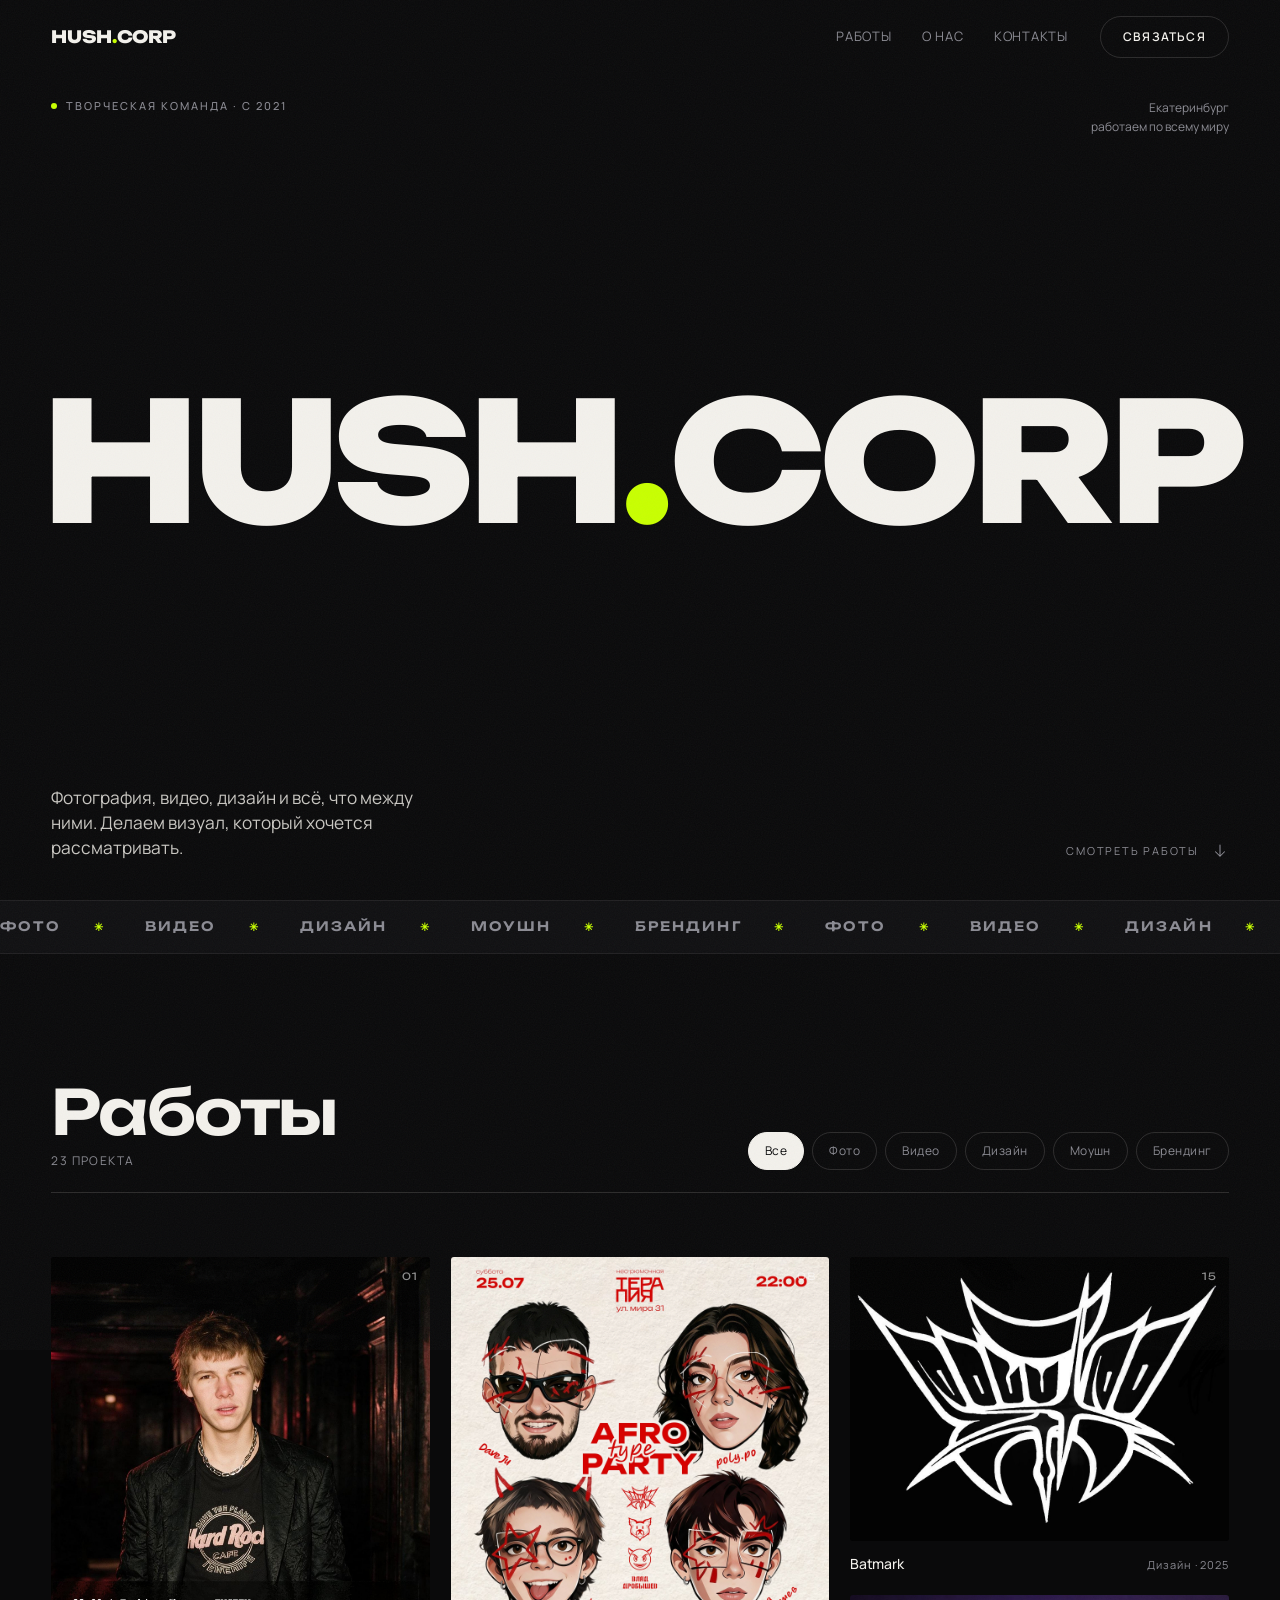
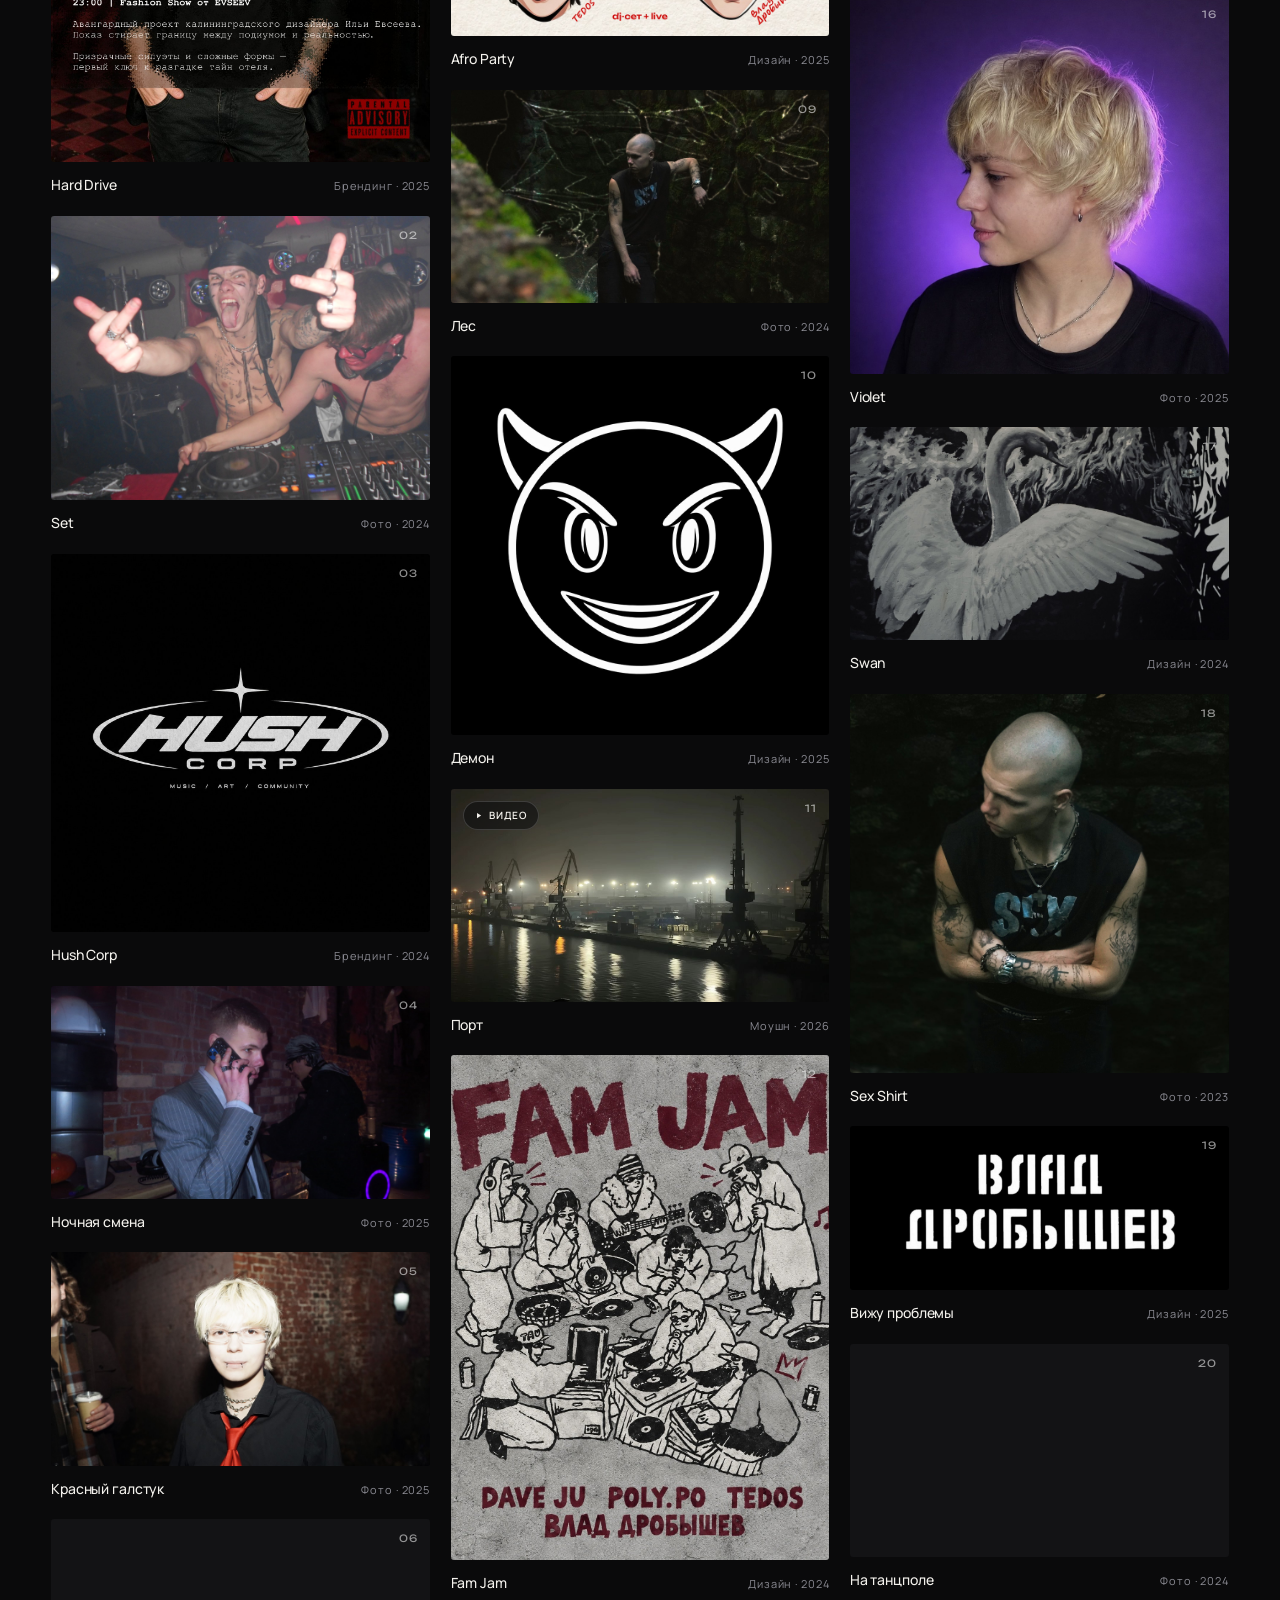
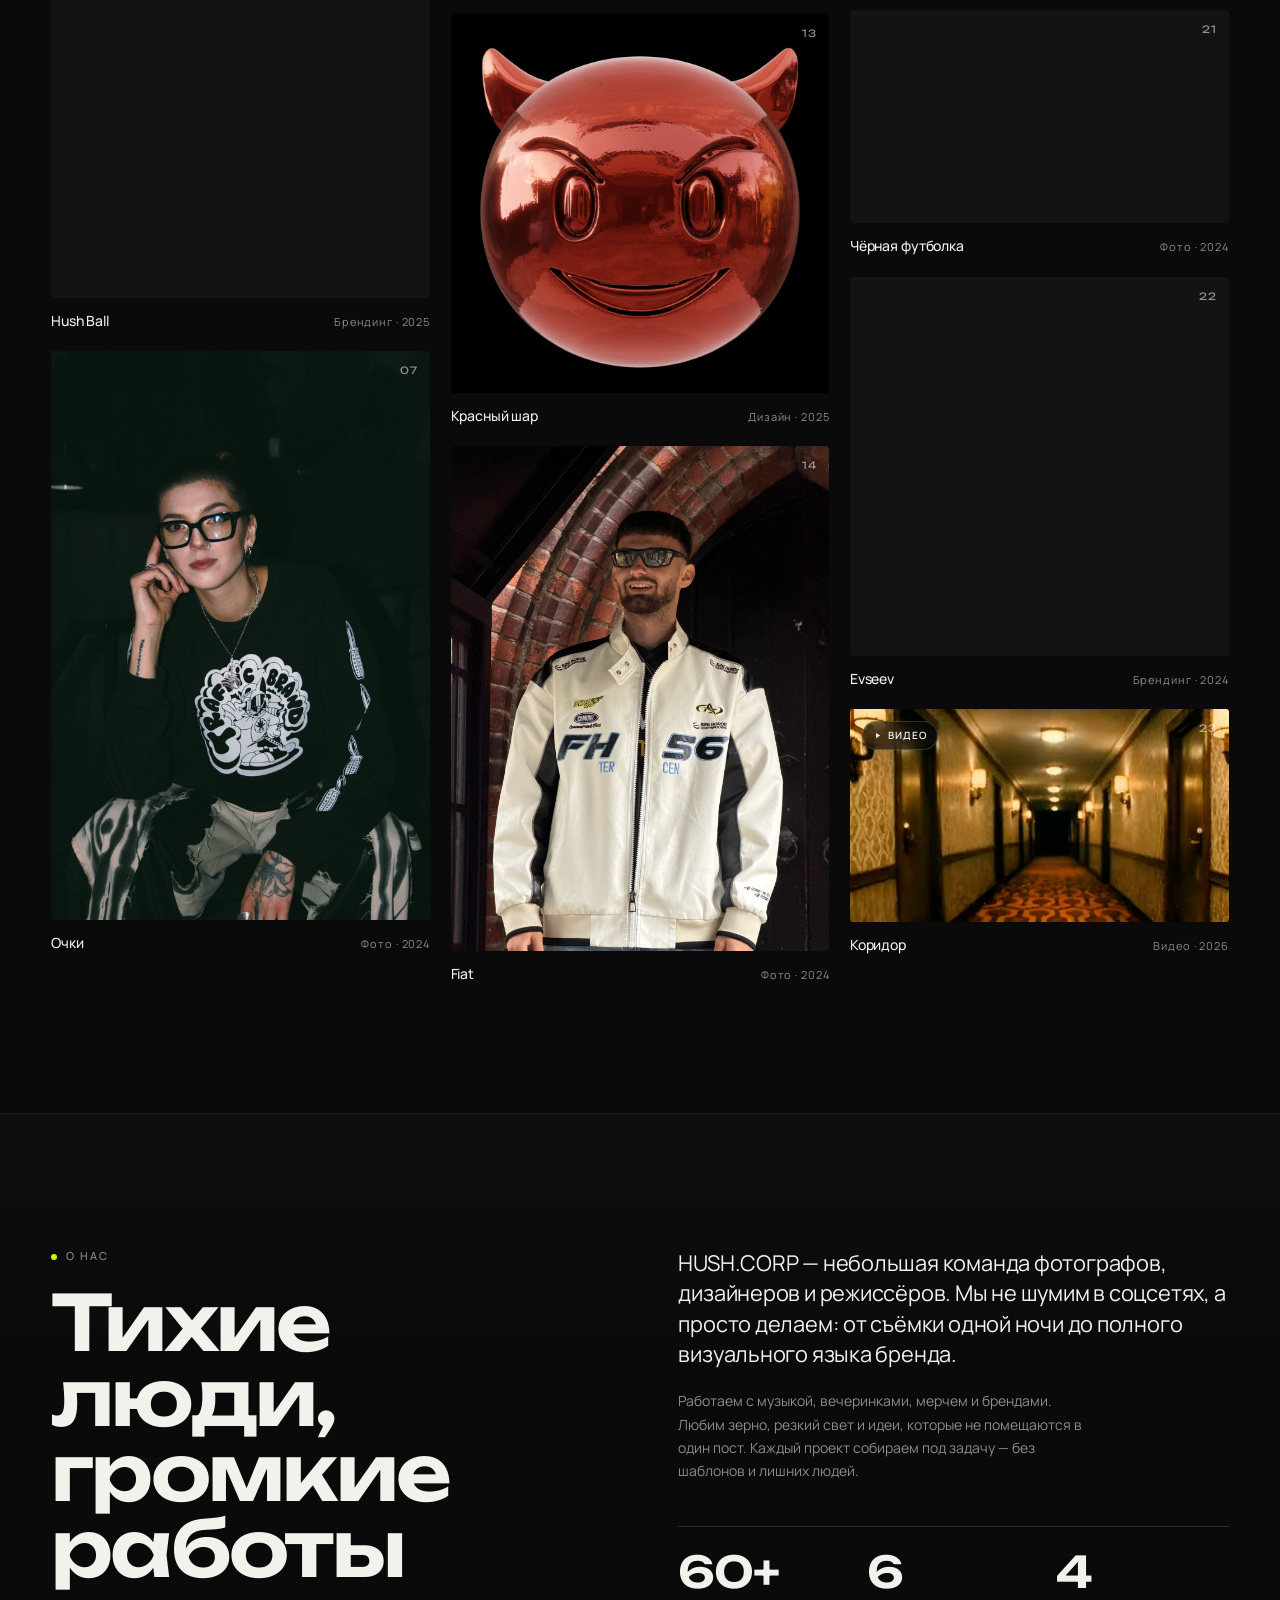
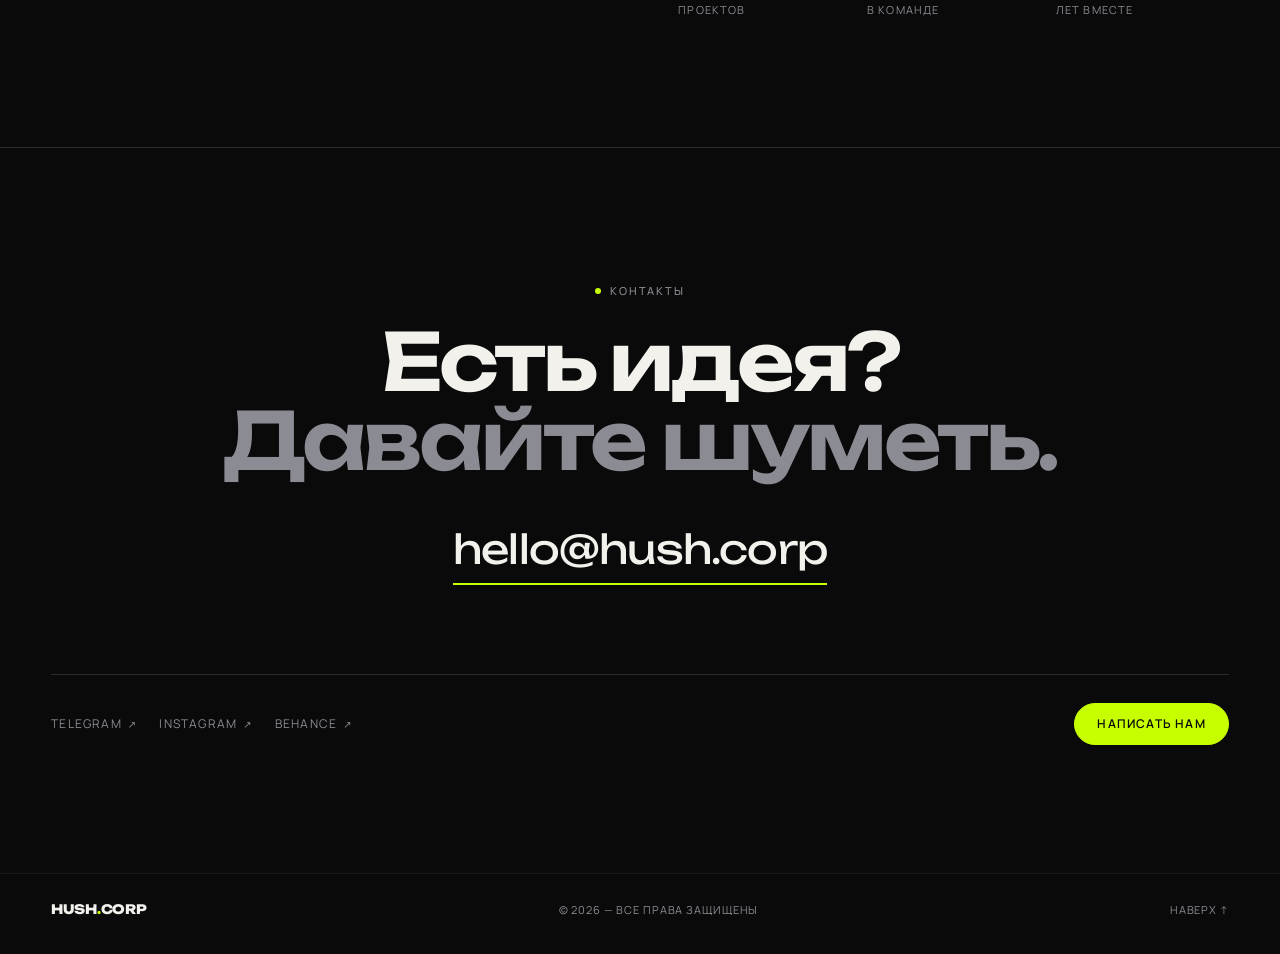
<file: index.html>
<!DOCTYPE html>
<html lang="ru">
<head>
  <meta charset="UTF-8" />
  <meta name="viewport" content="width=device-width, initial-scale=1.0" />
  <title>HUSH.CORP — творческая команда</title>
  <meta name="description" content="HUSH.CORP — команда творческих людей. Фотография, видео, дизайн, моушн и брендинг. Портфолио и галерея работ." />

  <meta property="og:type" content="website" />
  <meta property="og:title" content="HUSH.CORP — творческая команда" />
  <meta property="og:description" content="Фотография, видео, дизайн, моушн и брендинг. Портфолио и галерея работ." />

  <link rel="icon" href="data:image/svg+xml,%3Csvg xmlns='http://www.w3.org/2000/svg' viewBox='0 0 64 64'%3E%3Crect width='64' height='64' fill='%230a0a0b'/%3E%3Ctext x='32' y='45' font-family='Arial Black,Arial' font-size='36' font-weight='900' fill='%23c8ff00' text-anchor='middle'%3EH%3C/text%3E%3C/svg%3E" />

  <link rel="preconnect" href="https://fonts.googleapis.com" />
  <link rel="preconnect" href="https://fonts.gstatic.com" crossorigin />
  <link href="https://fonts.googleapis.com/css2?family=Unbounded:wght@400;600;800&family=Manrope:wght@300;400;500;600&display=swap" rel="stylesheet" />

  <link rel="stylesheet" href="assets/css/style.css" />
</head>
<body id="top">
  <a class="skip-link" href="#works">Перейти к работам</a>

  <!-- ======================= HEADER ======================= -->
  <header class="site-header" data-header>
    <a class="logo" href="#top" aria-label="HUSH.CORP — на главную">
      HUSH<span class="logo__dot">.</span>CORP
    </a>

    <nav class="nav" data-nav aria-label="Основная навигация">
      <a href="#works" data-nav-link>Работы</a>
      <a href="#about" data-nav-link>О нас</a>
      <a href="#contact" data-nav-link>Контакты</a>
    </nav>

    <a class="btn btn--ghost header__cta" href="#contact">Связаться</a>

    <button class="menu-btn" data-menu-btn aria-expanded="false" aria-controls="nav" aria-label="Открыть меню">
      <span></span><span></span>
    </button>
  </header>

  <!-- ======================= HERO ======================= -->
  <main>
    <section class="hero">
      <div class="hero__top">
        <p class="eyebrow"><span class="eyebrow__dot"></span> творческая команда · с 2021</p>
        <p class="hero__note">Екатеринбург<br />работаем по всему миру</p>
      </div>

      <h1 class="hero__title">
        <span class="hero__word">HUSH</span>
        <span class="hero__dot">.</span>
        <span class="hero__word">CORP</span>
      </h1>

      <div class="hero__bottom">
        <p class="hero__lead">
          Фотография, видео, дизайн и всё, что между ними.
          Делаем визуал, который хочется рассматривать.
        </p>
        <a class="hero__scroll" href="#works">
          <span>смотреть работы</span>
          <svg viewBox="0 0 24 24" aria-hidden="true"><path d="M12 4v15M6 13l6 6 6-6" /></svg>
        </a>
      </div>
    </section>

    <!-- ======================= MARQUEE ======================= -->
    <div class="marquee" aria-hidden="true">
      <div class="marquee__track">
        <span>ФОТО <i>✳</i></span><span>ВИДЕО <i>✳</i></span><span>ДИЗАЙН <i>✳</i></span>
        <span>МОУШН <i>✳</i></span><span>БРЕНДИНГ <i>✳</i></span>
        <span>ФОТО <i>✳</i></span><span>ВИДЕО <i>✳</i></span><span>ДИЗАЙН <i>✳</i></span>
        <span>МОУШН <i>✳</i></span><span>БРЕНДИНГ <i>✳</i></span>
      </div>
    </div>

    <!-- ======================= WORKS ======================= -->
    <section class="works" id="works">
      <div class="section-head">
        <div>
          <h2 class="section-title">Работы</h2>
          <p class="section-sub" data-count>23 проекта</p>
        </div>
        <div class="filters" data-filters role="group" aria-label="Фильтр работ">
          <button class="chip is-active" data-filter="all" aria-pressed="true">Все</button>
          <button class="chip" data-filter="Фото" aria-pressed="false">Фото</button>
          <button class="chip" data-filter="Видео" aria-pressed="false">Видео</button>
          <button class="chip" data-filter="Дизайн" aria-pressed="false">Дизайн</button>
          <button class="chip" data-filter="Моушн" aria-pressed="false">Моушн</button>
          <button class="chip" data-filter="Брендинг" aria-pressed="false">Брендинг</button>
        </div>
      </div>

      <div class="gallery" data-gallery></div>

      <p class="gallery__empty" data-empty hidden>В этой категории пока пусто — но мы уже работаем над этим.</p>
    </section>

    <!-- ======================= ABOUT ======================= -->
    <section class="about" id="about">
      <div class="about__grid">
        <div class="about__left">
          <p class="eyebrow"><span class="eyebrow__dot"></span> о нас</p>
          <h2 class="section-title section-title--xl">Тихие люди,<br />громкие работы</h2>
        </div>

        <div class="about__right">
          <p class="about__lead">
            HUSH.CORP — небольшая команда фотографов, дизайнеров и режиссёров.
            Мы не шумим в соцсетях, а просто делаем: от съёмки одной ночи
            до полного визуального языка бренда.
          </p>
          <p class="about__text">
            Работаем с музыкой, вечеринками, мерчем и брендами. Любим зерно, резкий свет
            и идеи, которые не помещаются в один пост. Каждый проект собираем
            под задачу — без шаблонов и лишних людей.
          </p>

          <dl class="stats">
            <div class="stat"><dt>Проектов</dt><dd>60+</dd></div>
            <div class="stat"><dt>В команде</dt><dd>6</dd></div>
            <div class="stat"><dt>Лет вместе</dt><dd>4</dd></div>
          </dl>
        </div>
      </div>
    </section>

    <!-- ======================= CONTACT ======================= -->
    <section class="contact" id="contact">
      <p class="eyebrow"><span class="eyebrow__dot"></span> контакты</p>
      <h2 class="contact__title">Есть идея?<br /><span>Давайте шуметь.</span></h2>

      <a class="contact__mail" href="mailto:hello@hush.corp">hello@hush.corp</a>

      <div class="contact__row">
        <div class="contact__socials">
          <a href="#" target="_blank" rel="noopener">Telegram <span>↗</span></a>
          <a href="#" target="_blank" rel="noopener">Instagram <span>↗</span></a>
          <a href="#" target="_blank" rel="noopener">Behance <span>↗</span></a>
        </div>
        <a class="btn btn--solid" href="mailto:hello@hush.corp">Написать нам</a>
      </div>
    </section>
  </main>

  <!-- ======================= FOOTER ======================= -->
  <footer class="site-footer">
    <span class="site-footer__brand">HUSH<span class="logo__dot">.</span>CORP</span>
    <span>© <span data-year>2026</span> — все права защищены</span>
    <a href="#top" class="site-footer__top">Наверх ↑</a>
  </footer>

  <!-- ======================= LIGHTBOX ======================= -->
  <div class="lightbox" data-lightbox hidden role="dialog" aria-modal="true" aria-label="Просмотр работы">
    <div class="lightbox__bar">
      <span class="lightbox__counter" data-counter>01 / 12</span>
      <button class="icon-btn" data-close aria-label="Закрыть просмотр">
        <svg viewBox="0 0 24 24" aria-hidden="true"><path d="M5 5l14 14M19 5L5 19" /></svg>
      </button>
    </div>

    <div class="lightbox__stage" data-stage></div>

    <div class="lightbox__foot">
      <div class="lightbox__info">
        <h2 data-title></h2>
        <p data-meta></p>
      </div>
      <div class="lightbox__nav">
        <button class="icon-btn" data-prev aria-label="Предыдущая работа">
          <svg viewBox="0 0 24 24" aria-hidden="true"><path d="M15 5l-7 7 7 7" /></svg>
        </button>
        <button class="icon-btn" data-next aria-label="Следующая работа">
          <svg viewBox="0 0 24 24" aria-hidden="true"><path d="M9 5l7 7-7 7" /></svg>
        </button>
      </div>
    </div>
  </div>

  <script src="assets/js/media.js"></script>
  <script src="assets/js/app.js"></script>
</body>
</html>
</file>
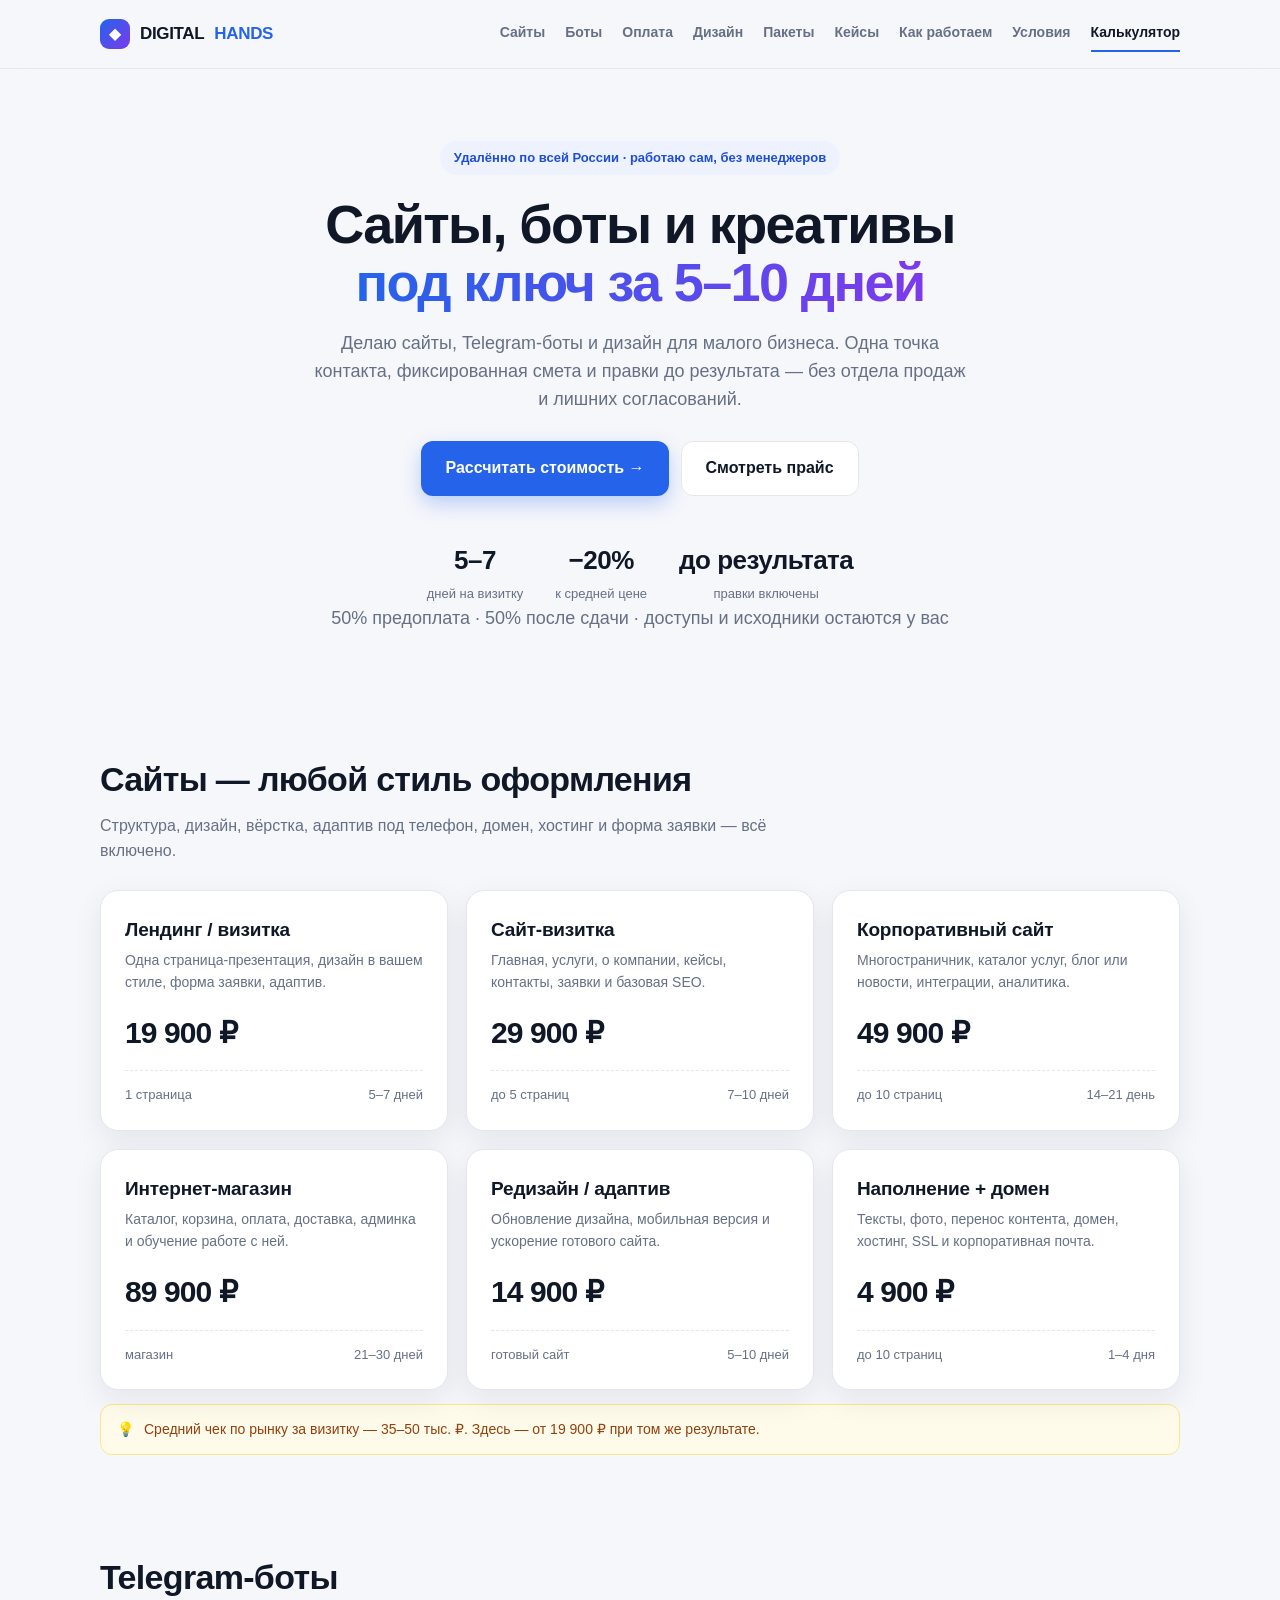
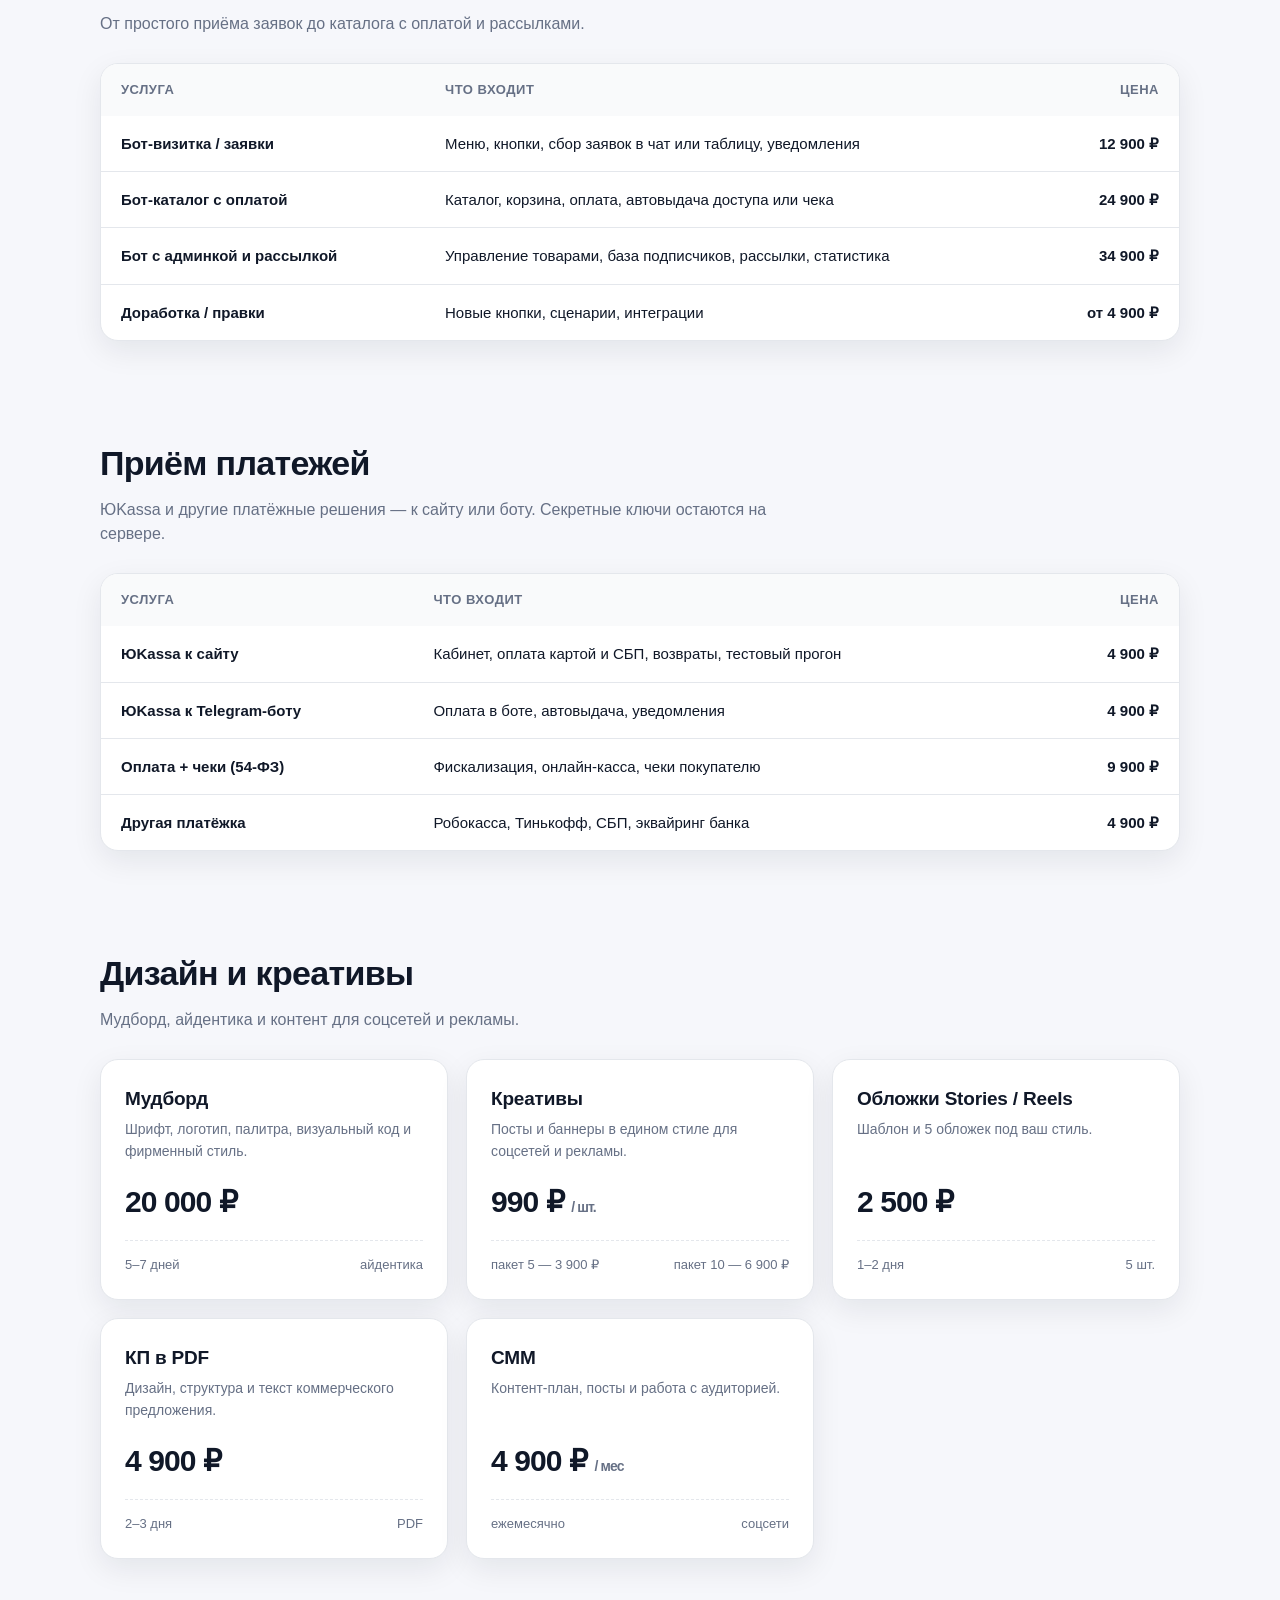
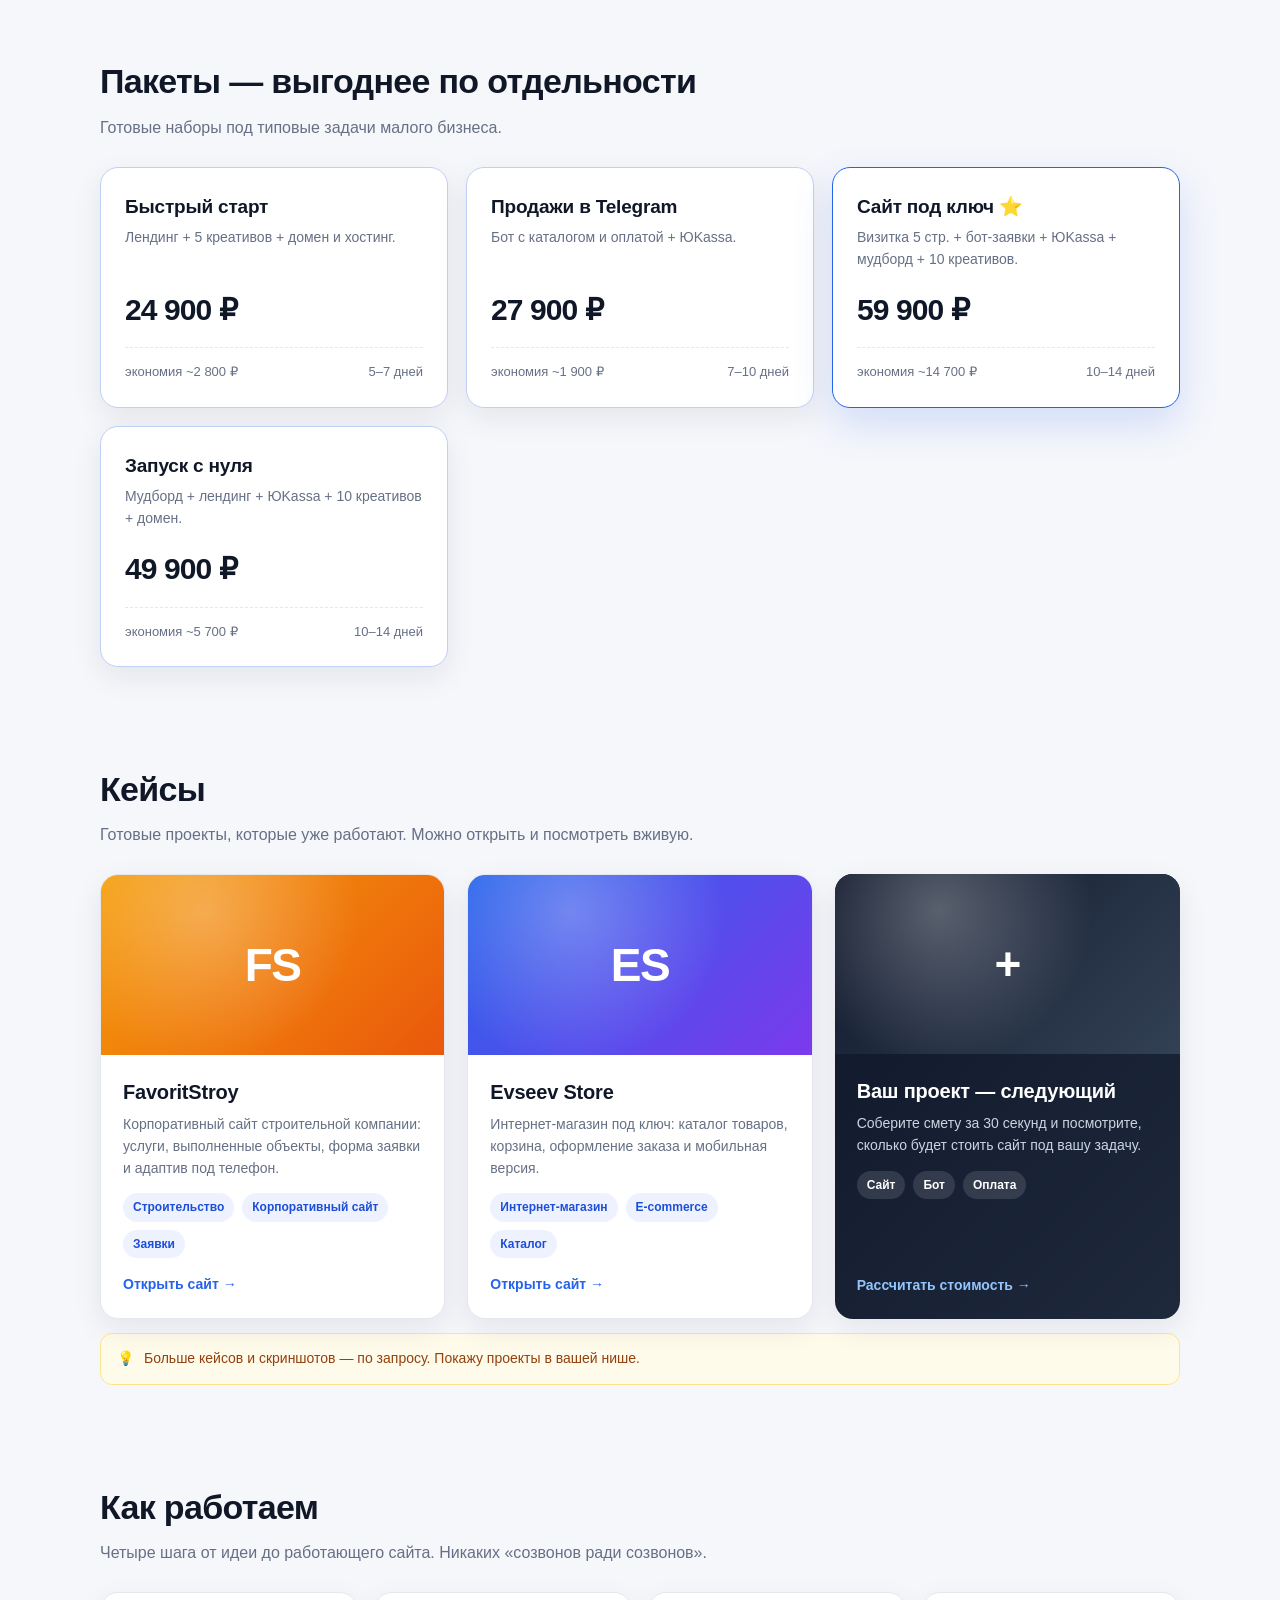
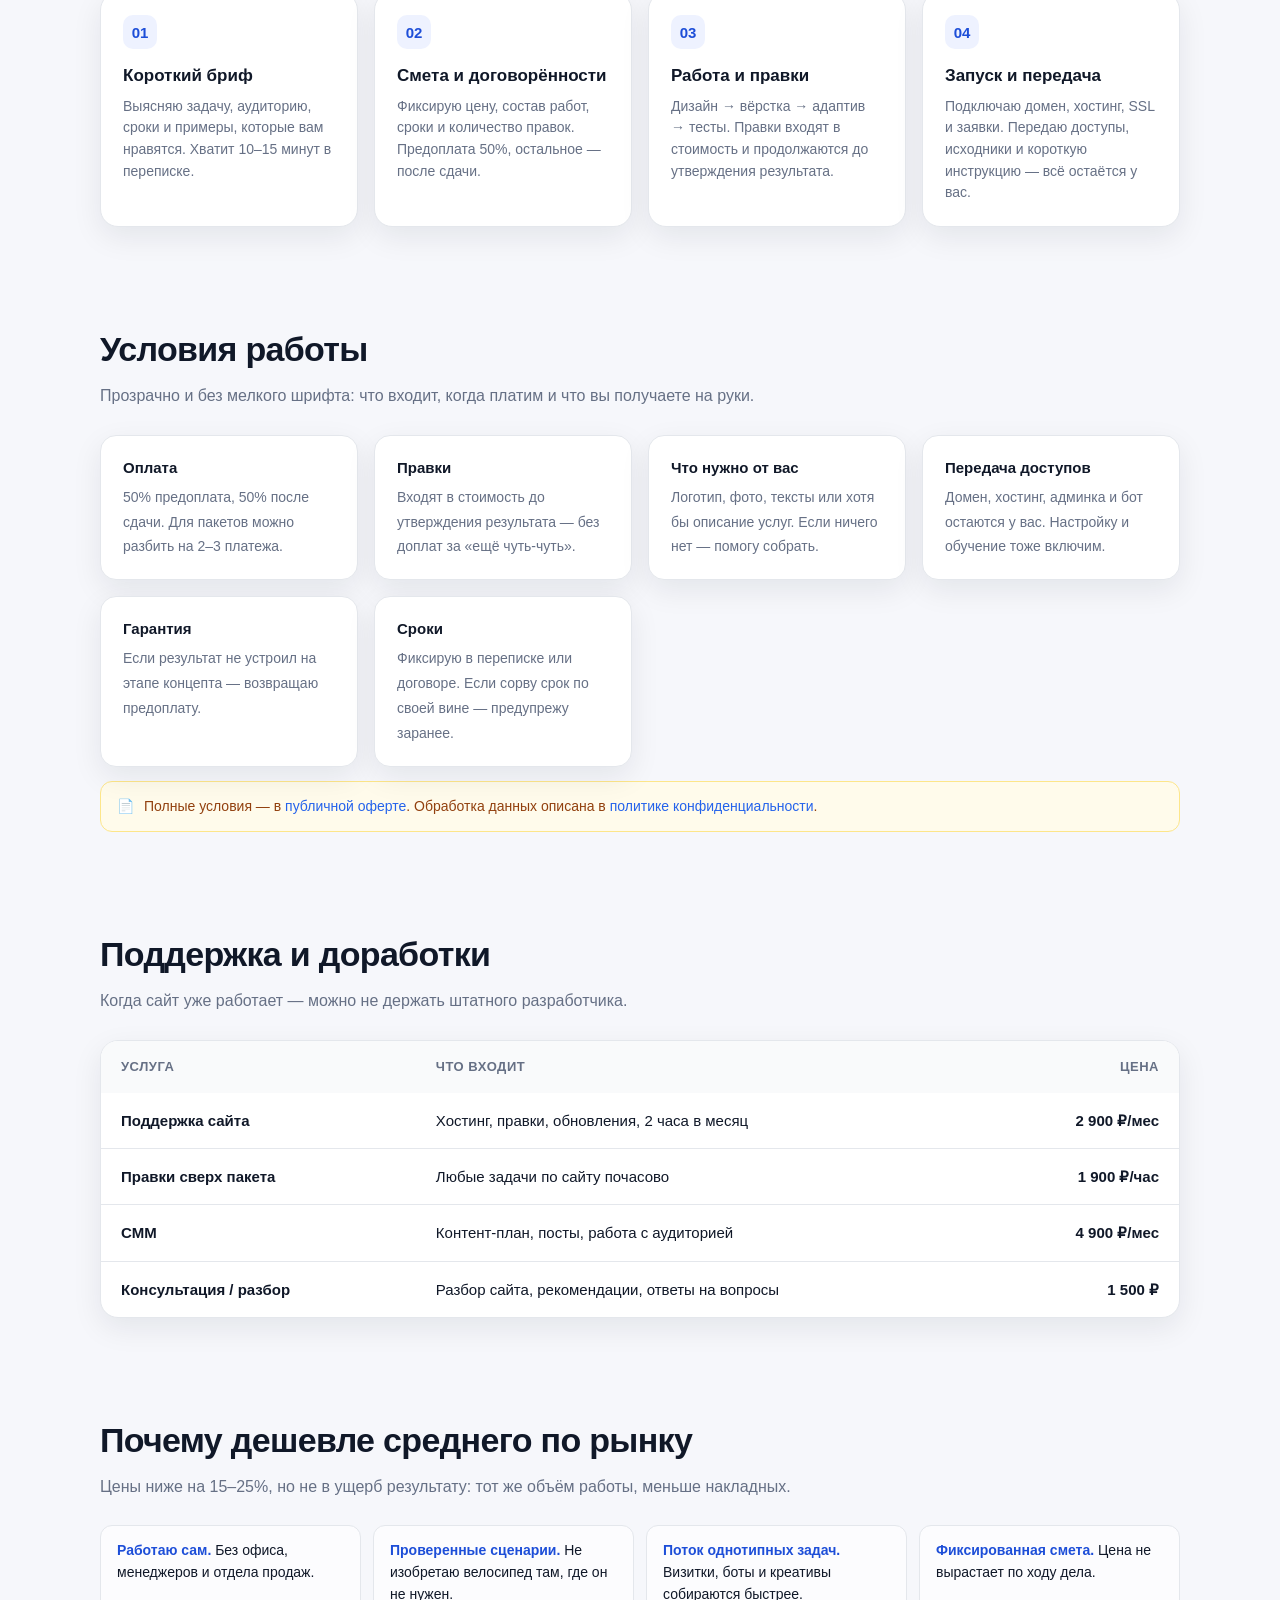
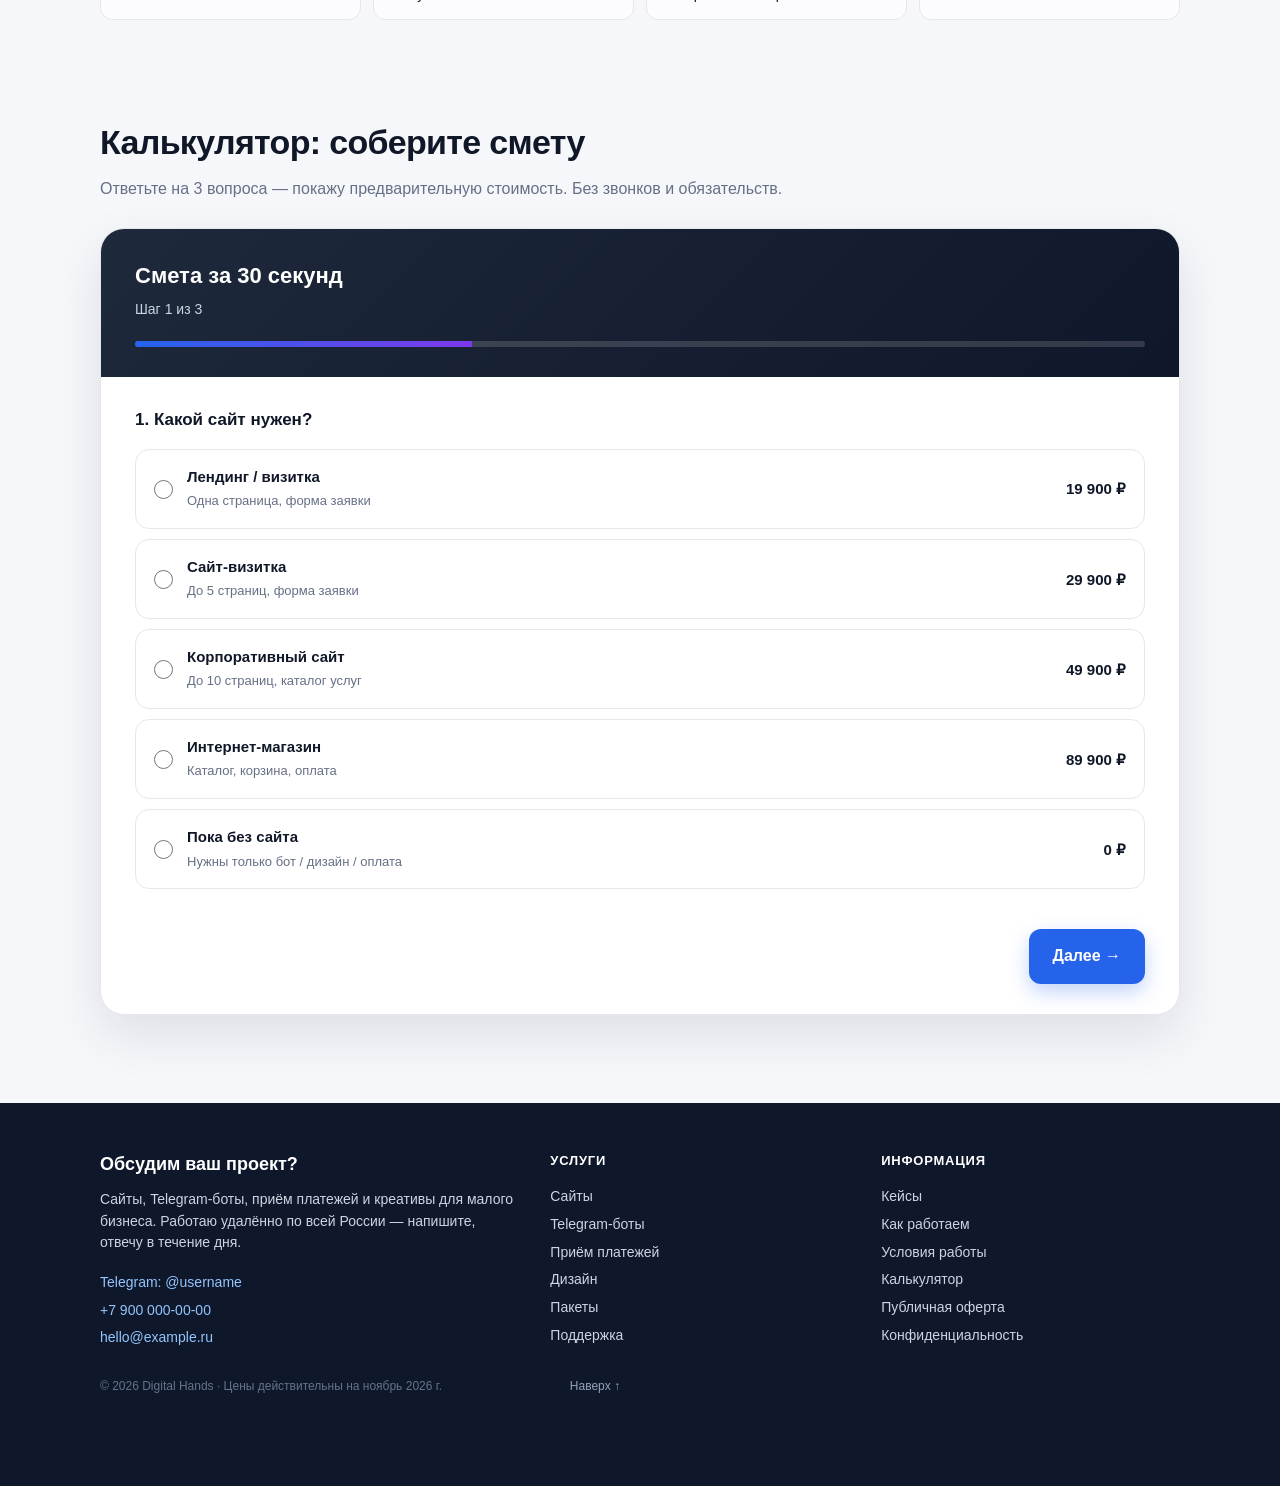
<file: public/index.html>
<!DOCTYPE html>
<html lang="ru">
<head>
<meta charset="UTF-8">
<meta name="viewport" content="width=device-width, initial-scale=1.0">
<title>Сайты, Telegram-боты и дизайн под ключ — Digital Hands</title>
<meta name="description" content="Сайты, Telegram-боты, приём платежей и креативы для малого бизнеса. Фиксированная смета, правки до результата, запуск за 5–10 дней. Цены ниже рынка на 15–25%.">
<meta name="theme-color" content="#2563eb">
<meta name="robots" content="index, follow">
<meta property="og:type" content="website">
<meta property="og:title" content="Сайты, Telegram-боты и дизайн под ключ — Digital Hands">
<meta property="og:description" content="Фиксированная смета, запуск за 5–10 дней и правки до результата. Сайты, боты, оплата и креативы для малого бизнеса.">
<meta property="og:site_name" content="Digital Hands">
<meta name="twitter:card" content="summary_large_image">
<link rel="icon" href="data:image/svg+xml,%3Csvg xmlns='http://www.w3.org/2000/svg' viewBox='0 0 64 64'%3E%3Crect width='64' height='64' rx='16' fill='%232563eb'/%3E%3Ctext x='32' y='43' font-family='Arial,sans-serif' font-size='34' font-weight='800' fill='white' text-anchor='middle'%3ED%3C/text%3E%3C/svg%3E">
<style>
  :root{
    --bg:#f6f7fb;
    --surface:#ffffff;
    --ink:#101828;
    --muted:#667085;
    --line:#e4e7ec;
    --brand:#2563eb;
    --brand-dark:#1d4ed8;
    --accent:#f59e0b;
    --green:#10b981;
    --radius:18px;
    --shadow:0 10px 30px rgba(16,24,40,.08);
    --header-h:68px;
  }
  *{box-sizing:border-box;margin:0;padding:0}
  html{scroll-behavior:smooth;scroll-padding-top:calc(var(--header-h) + 18px)}
  body{
    font-family:-apple-system,BlinkMacSystemFont,"Segoe UI",Roboto,"Helvetica Neue",Arial,sans-serif;
    background:var(--bg);color:var(--ink);line-height:1.55;-webkit-font-smoothing:antialiased;
  }
  section[id]{scroll-margin-top:calc(var(--header-h) + 18px)}
  .wrap{max-width:1120px;margin:0 auto;padding:0 20px}
  a{color:var(--brand);text-decoration:none}
  img{max-width:100%}
  :focus-visible{outline:3px solid rgba(37,99,235,.45);outline-offset:3px;border-radius:6px}
  .skip-link{position:fixed;top:-80px;left:16px;z-index:200;background:var(--ink);color:#fff;padding:10px 16px;border-radius:10px;font-size:14px}
  .skip-link:focus{top:12px}

  /* Header */
  header{
    position:sticky;top:0;z-index:50;background:rgba(246,247,251,.9);
    backdrop-filter:blur(14px);border-bottom:1px solid var(--line);
  }
  .nav{display:flex;align-items:center;justify-content:space-between;min-height:var(--header-h);gap:16px}
  .logo{display:flex;align-items:center;gap:10px;font-weight:800;letter-spacing:-.02em;color:var(--ink);font-size:17px;white-space:nowrap}
  .logo .dot{width:30px;height:30px;border-radius:9px;background:linear-gradient(135deg,var(--brand),#7c3aed);display:grid;place-items:center;color:#fff;font-size:15px}
  .nav-links{display:flex;gap:20px;font-size:14px;font-weight:600;align-items:center}
  .nav-links a{color:var(--muted);white-space:nowrap;padding:6px 0;border-bottom:2px solid transparent}
  .nav-links a:hover,.nav-links a.is-current{color:var(--ink)}
  .nav-links a.is-current{border-bottom-color:var(--brand)}
  .nav-toggle{display:none;width:42px;height:42px;border:1px solid var(--line);border-radius:12px;background:var(--surface);cursor:pointer;align-items:center;justify-content:center;flex-direction:column;gap:5px}
  .nav-toggle span{width:18px;height:2px;background:var(--ink);border-radius:2px;transition:.2s}
  body.nav-open .nav-toggle span:nth-child(1){transform:translateY(3.5px) rotate(45deg)}
  body.nav-open .nav-toggle span:nth-child(2){transform:translateY(-3.5px) rotate(-45deg)}

  /* Hero */
  .hero{padding:72px 0 44px;text-align:center}
  .badge{display:inline-block;background:#eef2ff;color:var(--brand-dark);font-size:13px;font-weight:700;padding:7px 14px;border-radius:999px;margin-bottom:20px}
  h1{font-size:clamp(32px,5vw,54px);line-height:1.08;letter-spacing:-.03em;font-weight:800;margin-bottom:18px}
  h1 .grad{background:linear-gradient(90deg,var(--brand),#7c3aed);-webkit-background-clip:text;background-clip:text;color:transparent}
  .hero p{max-width:660px;margin:0 auto 28px;color:var(--muted);font-size:18px}
  .hero-actions{display:flex;gap:12px;justify-content:center;flex-wrap:wrap}
  .btn{display:inline-flex;align-items:center;justify-content:center;gap:8px;border:none;cursor:pointer;font:inherit;font-weight:700;padding:14px 24px;border-radius:12px;transition:.18s;text-align:center}
  .btn-primary{background:var(--brand);color:#fff;box-shadow:0 8px 20px rgba(37,99,235,.28)}
  .btn-primary:hover{background:var(--brand-dark);transform:translateY(-1px)}
  .btn-ghost{background:var(--surface);color:var(--ink);border:1px solid var(--line)}
  .btn-ghost:hover{border-color:#c9ced8}
  .btn:disabled{opacity:.6;cursor:wait;transform:none}
  .hero-stats{display:flex;gap:32px;justify-content:center;flex-wrap:wrap;margin-top:44px}
  .stat{text-align:center}
  .stat b{display:block;font-size:26px;letter-spacing:-.02em}
  .stat span{font-size:13px;color:var(--muted)}
  .hero-fine{margin-top:22px;font-size:13px;color:var(--muted)}

  /* Sections */
  section{padding:48px 0}
  .sec-head{margin-bottom:26px}
  .sec-head h2{font-size:clamp(24px,3.4vw,34px);letter-spacing:-.02em;margin-bottom:8px}
  .sec-head p{color:var(--muted);font-size:16px;max-width:720px}
  .note{display:flex;gap:10px;align-items:flex-start;background:#fffbeb;border:1px solid #fde68a;color:#92400e;padding:14px 16px;border-radius:12px;font-size:14px;margin-top:14px}

  /* Cards */
  .grid{display:grid;grid-template-columns:repeat(auto-fit,minmax(280px,1fr));gap:18px}
  .card{background:var(--surface);border:1px solid var(--line);border-radius:var(--radius);padding:24px;box-shadow:var(--shadow);transition:.18s}
  .card:hover{transform:translateY(-3px);box-shadow:0 16px 40px rgba(16,24,40,.10)}
  .card h3{font-size:19px;margin-bottom:6px;letter-spacing:-.01em}
  .card .desc{font-size:14px;color:var(--muted);min-height:44px;margin-bottom:16px}
  .price{font-size:30px;font-weight:800;letter-spacing:-.03em}
  .price small{font-size:14px;font-weight:600;color:var(--muted)}
  .meta{display:flex;justify-content:space-between;gap:10px;align-items:center;margin-top:14px;padding-top:14px;border-top:1px dashed var(--line);font-size:13px;color:var(--muted)}

  /* Cases */
  .cases{display:grid;grid-template-columns:repeat(auto-fit,minmax(320px,1fr));gap:22px}
  .case{background:var(--surface);border:1px solid var(--line);border-radius:var(--radius);overflow:hidden;box-shadow:var(--shadow);transition:.18s;display:flex;flex-direction:column}
  .case:hover{transform:translateY(-3px);box-shadow:0 16px 40px rgba(16,24,40,.10)}
  .case-cover{height:180px;display:flex;align-items:center;justify-content:center;position:relative;overflow:hidden}
  .case-cover::after{content:"";position:absolute;inset:0;background:radial-gradient(circle at 30% 20%,rgba(255,255,255,.28),transparent 55%)}
  .case-cover .mono{font-size:46px;font-weight:800;color:#fff;letter-spacing:-.03em;z-index:1}
  .case-body{padding:22px;display:flex;flex-direction:column;flex:1}
  .case-body h3{font-size:20px;margin-bottom:6px;letter-spacing:-.01em}
  .case-body p{font-size:14px;color:var(--muted);margin-bottom:14px}
  .tags{display:flex;gap:8px;flex-wrap:wrap;margin-bottom:16px}
  .tag{font-size:12px;font-weight:600;color:var(--brand-dark);background:#eef2ff;padding:5px 10px;border-radius:999px}
  .case-link{margin-top:auto;font-weight:700;font-size:14px;display:inline-flex;align-items:center;gap:6px}
  .case-link:hover{gap:10px}
  .case-cta{background:linear-gradient(135deg,#0f172a,#1e293b);color:#fff;border:none}
  .case-cta .case-body p{color:#cbd5e1}
  .case-cta .case-body h3{color:#fff}
  .case-cta .tag{background:rgba(255,255,255,.12);color:#fff}
  .case-cta .case-link{color:#93c5fd}

  /* Process / terms / why */
  .process{display:grid;grid-template-columns:repeat(auto-fit,minmax(220px,1fr));gap:16px}
  .process-card{background:var(--surface);border:1px solid var(--line);border-radius:var(--radius);padding:22px;box-shadow:var(--shadow)}
  .process-card .num{width:34px;height:34px;border-radius:10px;background:#eef2ff;color:var(--brand-dark);display:grid;place-items:center;font-weight:800;font-size:15px;margin-bottom:14px}
  .process-card h3{font-size:17px;margin-bottom:6px}
  .process-card p{font-size:14px;color:var(--muted)}
  .term-grid{display:grid;grid-template-columns:repeat(auto-fit,minmax(240px,1fr));gap:16px}
  .term{background:var(--surface);border:1px solid var(--line);border-radius:16px;padding:20px 22px;box-shadow:var(--shadow)}
  .term b{display:block;font-size:15px;margin-bottom:6px}
  .term span{font-size:14px;color:var(--muted)}
  .why-list{display:grid;grid-template-columns:repeat(auto-fit,minmax(220px,1fr));gap:12px;margin-top:18px}
  .why-list div{background:rgba(255,255,255,.7);border:1px solid var(--line);border-radius:12px;padding:14px 16px;font-size:14px}
  .why-list b{color:var(--brand-dark)}

  /* Table */
  .table-card{background:var(--surface);border:1px solid var(--line);border-radius:var(--radius);overflow:hidden;box-shadow:var(--shadow)}
  table{width:100%;border-collapse:collapse}
  th,td{text-align:left;padding:16px 20px;font-size:15px}
  th{background:#f9fafb;font-size:13px;text-transform:uppercase;letter-spacing:.04em;color:var(--muted);font-weight:700}
  tr+tr td{border-top:1px solid var(--line)}
  td:last-child,th:last-child{text-align:right;white-space:nowrap;font-weight:700}
  td small{display:block;color:var(--muted);font-weight:400;font-size:13px;margin-top:2px}
  @media(max-width:640px){th,td{padding:13px 14px;font-size:14px}}

  /* Quiz */
  .quiz{background:var(--surface);border:1px solid var(--line);border-radius:24px;box-shadow:0 20px 50px rgba(16,24,40,.10);overflow:hidden}
  .quiz-top{background:linear-gradient(135deg,#1e293b,#0f172a);color:#fff;padding:30px 34px}
  .quiz-top h3{font-size:22px;margin-bottom:6px}
  .quiz-top p{color:#cbd5e1;font-size:14px}
  .progress{height:6px;background:rgba(255,255,255,.15);border-radius:99px;margin-top:20px;overflow:hidden}
  .progress i{display:block;height:100%;width:33.33%;background:linear-gradient(90deg,var(--brand),#7c3aed);transition:width .3s}
  .quiz-body{padding:30px 34px}
  .step{display:none;animation:fade .25s ease}
  .step.active{display:block}
  @keyframes fade{from{opacity:0;transform:translateY(6px)}to{opacity:1;transform:none}}
  .step h4{font-size:17px;margin-bottom:16px}
  .opt{display:flex;align-items:center;gap:14px;border:1.5px solid var(--line);border-radius:14px;padding:15px 18px;margin-bottom:10px;cursor:pointer;transition:.15s}
  .opt:hover{border-color:#bfd0f5;background:#f8faff}
  .opt input{accent-color:var(--brand);width:19px;height:19px;flex:none}
  .opt .txt{flex:1}
  .opt .txt b{display:block;font-size:15px}
  .opt .txt span{font-size:13px;color:var(--muted)}
  .opt .p{font-weight:800;font-size:15px;white-space:nowrap}
  .opt:has(input:checked){border-color:var(--brand);background:#eff4ff;box-shadow:0 0 0 3px rgba(37,99,235,.10)}
  .quiz-foot{display:flex;justify-content:space-between;gap:12px;padding:0 34px 30px}
  .total-box{background:#f8fafc;border:1px solid var(--line);border-radius:16px;padding:22px;margin-bottom:18px}
  .total-row{display:flex;justify-content:space-between;padding:6px 0;font-size:14px;color:var(--muted)}
  .total-row b{color:var(--ink)}
  .total-final{display:flex;justify-content:space-between;align-items:baseline;border-top:1px solid var(--line);margin-top:10px;padding-top:14px}
  .total-final span{font-weight:700}
  .total-final b{font-size:30px;letter-spacing:-.03em;color:var(--brand)}
  .summary-list{font-size:14px;color:var(--muted);margin:6px 0 16px;padding-left:18px}
  .summary-list li{margin-bottom:4px}
  .field-label{display:block;font-size:13px;font-weight:700;margin:4px 0 6px}
  .email-input{width:100%;border:1.5px solid var(--line);border-radius:12px;padding:12px 14px;font:inherit;font-size:14px;margin-bottom:18px;background:#fff}
  .email-input:focus{border-color:var(--brand);outline:none;box-shadow:0 0 0 3px rgba(37,99,235,.10)}
  .quiz-hint{font-size:13px;color:var(--muted)}
  @media(max-width:560px){.quiz-top,.quiz-body{padding-left:22px;padding-right:22px}.quiz-foot{padding-left:22px;padding-right:22px}}

  /* Footer */
  footer{background:#0f172a;color:#cbd5e1;padding:48px 0 90px;margin-top:40px}
  footer h4{color:#fff;margin-bottom:10px;font-size:18px}
  footer p{font-size:14px;max-width:520px}
  .foot-grid{display:grid;grid-template-columns:1.4fr 1fr 1fr;gap:32px}
  .foot-col h5{color:#fff;font-size:13px;text-transform:uppercase;letter-spacing:.06em;margin-bottom:12px}
  .foot-col a{display:block;color:#cbd5e1;font-size:14px;padding:3px 0}
  .foot-col a:hover{color:#93c5fd}
  .foot-contacts{display:flex;flex-direction:column;gap:6px;margin-top:18px;font-size:14px}
  .foot-contacts a{color:#93c5fd}
  .copy{color:#64748b;font-size:12px;margin-top:28px;display:flex;justify-content:space-between;gap:12px;flex-wrap:wrap}
  .copy a{color:#94a3b8;font-size:12px}
  .toast{position:fixed;bottom:96px;left:50%;transform:translate(-50%,20px);background:#0f172a;color:#fff;padding:12px 20px;border-radius:12px;font-size:14px;opacity:0;pointer-events:none;transition:.25s;z-index:99;max-width:calc(100% - 32px);text-align:center}
  .toast.show{opacity:1;transform:translate(-50%,0)}

  /* Mobile */
  .mobile-cta{display:none;position:fixed;bottom:0;left:0;right:0;z-index:60;background:rgba(255,255,255,.96);backdrop-filter:blur(12px);border-top:1px solid var(--line);padding:10px 16px calc(10px + env(safe-area-inset-bottom));gap:10px}
  .mobile-cta .btn{padding:12px 14px;font-size:14px;flex:1}
  @media(max-width:900px){
    .nav-toggle{display:flex}
    .nav-links{
      position:fixed;top:var(--header-h);left:0;right:0;display:grid;gap:4px;
      background:var(--surface);border-bottom:1px solid var(--line);padding:12px 20px 18px;
      box-shadow:0 18px 30px rgba(16,24,40,.10);opacity:0;transform:translateY(-10px);pointer-events:none;transition:.2s;
    }
    body.nav-open .nav-links{opacity:1;transform:none;pointer-events:auto}
    .nav-links a{padding:10px 4px;border-bottom:1px solid var(--line)}
    .foot-grid{grid-template-columns:1fr 1fr}
  }
  @media(max-width:760px){
    body{padding-bottom:76px}
    .mobile-cta{display:flex}
    .hero{padding:48px 0 36px}
    .hero p{font-size:16px}
    section{padding:40px 0}
    .foot-grid{grid-template-columns:1fr;gap:24px}
  }
  @media(prefers-reduced-motion:reduce){*{scroll-behavior:auto!important;animation:none!important;transition:none!important}}
</style>
</head>
<body id="top">
<a class="skip-link" href="#sites">Перейти к услугам</a>

<header>
  <div class="wrap nav">
    <a class="logo" href="#top" aria-label="Digital Hands — на главную"><span class="dot">◆</span> DIGITAL<span style="color:var(--brand)">HANDS</span></a>
    <nav class="nav-links" id="navLinks" aria-label="Основная навигация">
      <a href="#sites">Сайты</a>
      <a href="#bots">Боты</a>
      <a href="#payments">Оплата</a>
      <a href="#design">Дизайн</a>
      <a href="#packages">Пакеты</a>
      <a href="#cases">Кейсы</a>
      <a href="#process">Как работаем</a>
      <a href="#terms">Условия</a>
      <a href="#calc">Калькулятор</a>
    </nav>
    <button class="nav-toggle" id="navToggle" aria-label="Открыть меню" aria-expanded="false" aria-controls="navLinks">
      <span></span><span></span>
    </button>
  </div>
</header>

<main class="wrap">

  <section class="hero">
    <span class="badge">Удалённо по всей России · работаю сам, без менеджеров</span>
    <h1>Сайты, боты и креативы<br><span class="grad">под ключ за 5–10 дней</span></h1>
    <p>Делаю сайты, Telegram-боты и дизайн для малого бизнеса. Одна точка контакта, фиксированная смета и правки до результата — без отдела продаж и лишних согласований.</p>
    <div class="hero-actions">
      <a class="btn btn-primary" href="#calc">Рассчитать стоимость →</a>
      <a class="btn btn-ghost" href="#sites">Смотреть прайс</a>
    </div>
    <div class="hero-stats">
      <div class="stat"><b>5–7</b><span>дней на визитку</span></div>
      <div class="stat"><b>−20%</b><span>к средней цене</span></div>
      <div class="stat"><b>до результата</b><span>правки включены</span></div>
    </div>
    <p class="hero-fine">50% предоплата · 50% после сдачи · доступы и исходники остаются у вас</p>
  </section>

  <!-- SITES -->
  <section id="sites">
    <div class="sec-head">
      <h2>Сайты — любой стиль оформления</h2>
      <p>Структура, дизайн, вёрстка, адаптив под телефон, домен, хостинг и форма заявки — всё включено.</p>
    </div>
    <div class="grid">
      <div class="card">
        <h3>Лендинг / визитка</h3>
        <p class="desc">Одна страница-презентация, дизайн в вашем стиле, форма заявки, адаптив.</p>
        <div class="price">19 900 ₽</div>
        <div class="meta"><span>1 страница</span><span>5–7 дней</span></div>
      </div>
      <div class="card">
        <h3>Сайт-визитка</h3>
        <p class="desc">Главная, услуги, о компании, кейсы, контакты, заявки и базовая SEO.</p>
        <div class="price">29 900 ₽</div>
        <div class="meta"><span>до 5 страниц</span><span>7–10 дней</span></div>
      </div>
      <div class="card">
        <h3>Корпоративный сайт</h3>
        <p class="desc">Многостраничник, каталог услуг, блог или новости, интеграции, аналитика.</p>
        <div class="price">49 900 ₽</div>
        <div class="meta"><span>до 10 страниц</span><span>14–21 день</span></div>
      </div>
      <div class="card">
        <h3>Интернет-магазин</h3>
        <p class="desc">Каталог, корзина, оплата, доставка, админка и обучение работе с ней.</p>
        <div class="price">89 900 ₽</div>
        <div class="meta"><span>магазин</span><span>21–30 дней</span></div>
      </div>
      <div class="card">
        <h3>Редизайн / адаптив</h3>
        <p class="desc">Обновление дизайна, мобильная версия и ускорение готового сайта.</p>
        <div class="price">14 900 ₽</div>
        <div class="meta"><span>готовый сайт</span><span>5–10 дней</span></div>
      </div>
      <div class="card">
        <h3>Наполнение + домен</h3>
        <p class="desc">Тексты, фото, перенос контента, домен, хостинг, SSL и корпоративная почта.</p>
        <div class="price">4 900 ₽</div>
        <div class="meta"><span>до 10 страниц</span><span>1–4 дня</span></div>
      </div>
    </div>
    <div class="note"><span>💡</span><span>Средний чек по рынку за визитку — 35–50 тыс. ₽. Здесь — от 19 900 ₽ при том же результате.</span></div>
  </section>

  <!-- BOTS -->
  <section id="bots">
    <div class="sec-head">
      <h2>Telegram-боты</h2>
      <p>От простого приёма заявок до каталога с оплатой и рассылками.</p>
    </div>
    <div class="table-card">
      <table>
        <thead><tr><th>Услуга</th><th>Что входит</th><th>Цена</th></tr></thead>
        <tbody>
          <tr><td><b>Бот-визитка / заявки</b></td><td>Меню, кнопки, сбор заявок в чат или таблицу, уведомления</td><td>12 900 ₽</td></tr>
          <tr><td><b>Бот-каталог с оплатой</b></td><td>Каталог, корзина, оплата, автовыдача доступа или чека</td><td>24 900 ₽</td></tr>
          <tr><td><b>Бот с админкой и рассылкой</b></td><td>Управление товарами, база подписчиков, рассылки, статистика</td><td>34 900 ₽</td></tr>
          <tr><td><b>Доработка / правки</b></td><td>Новые кнопки, сценарии, интеграции</td><td>от 4 900 ₽</td></tr>
        </tbody>
      </table>
    </div>
  </section>

  <!-- PAYMENTS -->
  <section id="payments">
    <div class="sec-head">
      <h2>Приём платежей</h2>
      <p>ЮKassa и другие платёжные решения — к сайту или боту. Секретные ключи остаются на сервере.</p>
    </div>
    <div class="table-card">
      <table>
        <thead><tr><th>Услуга</th><th>Что входит</th><th>Цена</th></tr></thead>
        <tbody>
          <tr><td><b>ЮKassa к сайту</b></td><td>Кабинет, оплата картой и СБП, возвраты, тестовый прогон</td><td>4 900 ₽</td></tr>
          <tr><td><b>ЮKassa к Telegram-боту</b></td><td>Оплата в боте, автовыдача, уведомления</td><td>4 900 ₽</td></tr>
          <tr><td><b>Оплата + чеки (54-ФЗ)</b></td><td>Фискализация, онлайн-касса, чеки покупателю</td><td>9 900 ₽</td></tr>
          <tr><td><b>Другая платёжка</b></td><td>Робокасса, Тинькофф, СБП, эквайринг банка</td><td>4 900 ₽</td></tr>
        </tbody>
      </table>
    </div>
  </section>

  <!-- DESIGN -->
  <section id="design">
    <div class="sec-head">
      <h2>Дизайн и креативы</h2>
      <p>Мудборд, айдентика и контент для соцсетей и рекламы.</p>
    </div>
    <div class="grid">
      <div class="card">
        <h3>Мудборд</h3>
        <p class="desc">Шрифт, логотип, палитра, визуальный код и фирменный стиль.</p>
        <div class="price">20 000 ₽</div>
        <div class="meta"><span>5–7 дней</span><span>айдентика</span></div>
      </div>
      <div class="card">
        <h3>Креативы</h3>
        <p class="desc">Посты и баннеры в едином стиле для соцсетей и рекламы.</p>
        <div class="price">990 ₽ <small>/ шт.</small></div>
        <div class="meta"><span>пакет 5 — 3 900 ₽</span><span>пакет 10 — 6 900 ₽</span></div>
      </div>
      <div class="card">
        <h3>Обложки Stories / Reels</h3>
        <p class="desc">Шаблон и 5 обложек под ваш стиль.</p>
        <div class="price">2 500 ₽</div>
        <div class="meta"><span>1–2 дня</span><span>5 шт.</span></div>
      </div>
      <div class="card">
        <h3>КП в PDF</h3>
        <p class="desc">Дизайн, структура и текст коммерческого предложения.</p>
        <div class="price">4 900 ₽</div>
        <div class="meta"><span>2–3 дня</span><span>PDF</span></div>
      </div>
      <div class="card">
        <h3>СММ</h3>
        <p class="desc">Контент-план, посты и работа с аудиторией.</p>
        <div class="price">4 900 ₽ <small>/ мес</small></div>
        <div class="meta"><span>ежемесячно</span><span>соцсети</span></div>
      </div>
    </div>
  </section>

  <!-- PACKAGES -->
  <section id="packages">
    <div class="sec-head">
      <h2>Пакеты — выгоднее по отдельности</h2>
      <p>Готовые наборы под типовые задачи малого бизнеса.</p>
    </div>
    <div class="grid">
      <div class="card" style="border-color:#bfd0f5">
        <h3>Быстрый старт</h3>
        <p class="desc">Лендинг + 5 креативов + домен и хостинг.</p>
        <div class="price">24 900 ₽</div>
        <div class="meta"><span>экономия ~2 800 ₽</span><span>5–7 дней</span></div>
      </div>
      <div class="card" style="border-color:#bfd0f5">
        <h3>Продажи в Telegram</h3>
        <p class="desc">Бот с каталогом и оплатой + ЮKassa.</p>
        <div class="price">27 900 ₽</div>
        <div class="meta"><span>экономия ~1 900 ₽</span><span>7–10 дней</span></div>
      </div>
      <div class="card" style="border-color:var(--brand);box-shadow:0 16px 40px rgba(37,99,235,.18)">
        <h3>Сайт под ключ ⭐</h3>
        <p class="desc">Визитка 5 стр. + бот-заявки + ЮKassa + мудборд + 10 креативов.</p>
        <div class="price">59 900 ₽</div>
        <div class="meta"><span>экономия ~14 700 ₽</span><span>10–14 дней</span></div>
      </div>
      <div class="card" style="border-color:#bfd0f5">
        <h3>Запуск с нуля</h3>
        <p class="desc">Мудборд + лендинг + ЮKassa + 10 креативов + домен.</p>
        <div class="price">49 900 ₽</div>
        <div class="meta"><span>экономия ~5 700 ₽</span><span>10–14 дней</span></div>
      </div>
    </div>
  </section>

  <!-- CASES -->
  <section id="cases">
    <div class="sec-head">
      <h2>Кейсы</h2>
      <p>Готовые проекты, которые уже работают. Можно открыть и посмотреть вживую.</p>
    </div>
    <div class="cases">
      <article class="case">
        <div class="case-cover" style="background:linear-gradient(135deg,#f59e0b,#ea580c)">
          <span class="mono">FS</span>
        </div>
        <div class="case-body">
          <h3>FavoritStroy</h3>
          <p>Корпоративный сайт строительной компании: услуги, выполненные объекты, форма заявки и адаптив под телефон.</p>
          <div class="tags">
            <span class="tag">Строительство</span>
            <span class="tag">Корпоративный сайт</span>
            <span class="tag">Заявки</span>
          </div>
          <a class="case-link" href="https://www.favoritstroy.online/" target="_blank" rel="noopener">Открыть сайт →</a>
        </div>
      </article>

      <article class="case">
        <div class="case-cover" style="background:linear-gradient(135deg,#2563eb,#7c3aed)">
          <span class="mono">ES</span>
        </div>
        <div class="case-body">
          <h3>Evseev Store</h3>
          <p>Интернет-магазин под ключ: каталог товаров, корзина, оформление заказа и мобильная версия.</p>
          <div class="tags">
            <span class="tag">Интернет-магазин</span>
            <span class="tag">E-commerce</span>
            <span class="tag">Каталог</span>
          </div>
          <a class="case-link" href="https://evseev.store" target="_blank" rel="noopener">Открыть сайт →</a>
        </div>
      </article>

      <article class="case case-cta">
        <div class="case-cover" style="background:linear-gradient(135deg,#0f172a,#334155)">
          <span class="mono">+</span>
        </div>
        <div class="case-body">
          <h3>Ваш проект — следующий</h3>
          <p>Соберите смету за 30 секунд и посмотрите, сколько будет стоить сайт под вашу задачу.</p>
          <div class="tags">
            <span class="tag">Сайт</span>
            <span class="tag">Бот</span>
            <span class="tag">Оплата</span>
          </div>
          <a class="case-link" href="#calc">Рассчитать стоимость →</a>
        </div>
      </article>
    </div>
    <div class="note"><span>💡</span><span>Больше кейсов и скриншотов — по запросу. Покажу проекты в вашей нише.</span></div>
  </section>

  <!-- PROCESS -->
  <section id="process">
    <div class="sec-head">
      <h2>Как работаем</h2>
      <p>Четыре шага от идеи до работающего сайта. Никаких «созвонов ради созвонов».</p>
    </div>
    <div class="process">
      <div class="process-card">
        <div class="num">01</div>
        <h3>Короткий бриф</h3>
        <p>Выясняю задачу, аудиторию, сроки и примеры, которые вам нравятся. Хватит 10–15 минут в переписке.</p>
      </div>
      <div class="process-card">
        <div class="num">02</div>
        <h3>Смета и договорённости</h3>
        <p>Фиксирую цену, состав работ, сроки и количество правок. Предоплата 50%, остальное — после сдачи.</p>
      </div>
      <div class="process-card">
        <div class="num">03</div>
        <h3>Работа и правки</h3>
        <p>Дизайн → вёрстка → адаптив → тесты. Правки входят в стоимость и продолжаются до утверждения результата.</p>
      </div>
      <div class="process-card">
        <div class="num">04</div>
        <h3>Запуск и передача</h3>
        <p>Подключаю домен, хостинг, SSL и заявки. Передаю доступы, исходники и короткую инструкцию — всё остаётся у вас.</p>
      </div>
    </div>
  </section>

  <!-- TERMS -->
  <section id="terms">
    <div class="sec-head">
      <h2>Условия работы</h2>
      <p>Прозрачно и без мелкого шрифта: что входит, когда платим и что вы получаете на руки.</p>
    </div>
    <div class="term-grid">
      <div class="term"><b>Оплата</b><span>50% предоплата, 50% после сдачи. Для пакетов можно разбить на 2–3 платежа.</span></div>
      <div class="term"><b>Правки</b><span>Входят в стоимость до утверждения результата — без доплат за «ещё чуть-чуть».</span></div>
      <div class="term"><b>Что нужно от вас</b><span>Логотип, фото, тексты или хотя бы описание услуг. Если ничего нет — помогу собрать.</span></div>
      <div class="term"><b>Передача доступов</b><span>Домен, хостинг, админка и бот остаются у вас. Настройку и обучение тоже включим.</span></div>
      <div class="term"><b>Гарантия</b><span>Если результат не устроил на этапе концепта — возвращаю предоплату.</span></div>
      <div class="term"><b>Сроки</b><span>Фиксирую в переписке или договоре. Если сорву срок по своей вине — предупрежу заранее.</span></div>
    </div>
    <div class="note"><span>📄</span><span>Полные условия — в <a href="offer.html">публичной оферте</a>. Обработка данных описана в <a href="privacy.html">политике конфиденциальности</a>.</span></div>
  </section>

  <!-- SUPPORT -->
  <section id="support">
    <div class="sec-head">
      <h2>Поддержка и доработки</h2>
      <p>Когда сайт уже работает — можно не держать штатного разработчика.</p>
    </div>
    <div class="table-card">
      <table>
        <thead><tr><th>Услуга</th><th>Что входит</th><th>Цена</th></tr></thead>
        <tbody>
          <tr><td><b>Поддержка сайта</b></td><td>Хостинг, правки, обновления, 2 часа в месяц</td><td>2 900 ₽/мес</td></tr>
          <tr><td><b>Правки сверх пакета</b></td><td>Любые задачи по сайту почасово</td><td>1 900 ₽/час</td></tr>
          <tr><td><b>СММ</b></td><td>Контент-план, посты, работа с аудиторией</td><td>4 900 ₽/мес</td></tr>
          <tr><td><b>Консультация / разбор</b></td><td>Разбор сайта, рекомендации, ответы на вопросы</td><td>1 500 ₽</td></tr>
        </tbody>
      </table>
    </div>
  </section>

  <!-- WHY -->
  <section id="why">
    <div class="sec-head">
      <h2>Почему дешевле среднего по рынку</h2>
      <p>Цены ниже на 15–25%, но не в ущерб результату: тот же объём работы, меньше накладных.</p>
    </div>
    <div class="why-list">
      <div><b>Работаю сам.</b> Без офиса, менеджеров и отдела продаж.</div>
      <div><b>Проверенные сценарии.</b> Не изобретаю велосипед там, где он не нужен.</div>
      <div><b>Поток однотипных задач.</b> Визитки, боты и креативы собираются быстрее.</div>
      <div><b>Фиксированная смета.</b> Цена не вырастает по ходу дела.</div>
    </div>
  </section>

  <!-- CALC -->
  <section id="calc">
    <div class="sec-head">
      <h2>Калькулятор: соберите смету</h2>
      <p>Ответьте на 3 вопроса — покажу предварительную стоимость. Без звонков и обязательств.</p>
    </div>

    <div class="quiz">
      <div class="quiz-top">
        <h3>Смета за 30 секунд</h3>
        <p>Шаг <span id="stepLabel">1</span> из 3</p>
        <div class="progress"><i id="bar"></i></div>
      </div>

      <div class="quiz-body">
        <!-- STEP 1 -->
        <div class="step active" data-step="1">
          <h4>1. Какой сайт нужен?</h4>
          <label class="opt">
            <input type="radio" name="site" value="19900" data-name="Лендинг / визитка (1 стр.)">
            <span class="txt"><b>Лендинг / визитка</b><span>Одна страница, форма заявки</span></span>
            <span class="p">19 900 ₽</span>
          </label>
          <label class="opt">
            <input type="radio" name="site" value="29900" data-name="Сайт-визитка (до 5 стр.)">
            <span class="txt"><b>Сайт-визитка</b><span>До 5 страниц, форма заявки</span></span>
            <span class="p">29 900 ₽</span>
          </label>
          <label class="opt">
            <input type="radio" name="site" value="49900" data-name="Корпоративный сайт (до 10 стр.)">
            <span class="txt"><b>Корпоративный сайт</b><span>До 10 страниц, каталог услуг</span></span>
            <span class="p">49 900 ₽</span>
          </label>
          <label class="opt">
            <input type="radio" name="site" value="89900" data-name="Интернет-магазин">
            <span class="txt"><b>Интернет-магазин</b><span>Каталог, корзина, оплата</span></span>
            <span class="p">89 900 ₽</span>
          </label>
          <label class="opt">
            <input type="radio" name="site" value="0" data-name="Пока без сайта">
            <span class="txt"><b>Пока без сайта</b><span>Нужны только бот / дизайн / оплата</span></span>
            <span class="p">0 ₽</span>
          </label>
        </div>

        <!-- STEP 2 -->
        <div class="step" data-step="2">
          <h4>2. Что добавить?</h4>
          <label class="opt">
            <input type="checkbox" class="addon" data-exclusive="bot" value="12900" data-name="Telegram-бот: заявки">
            <span class="txt"><b>Telegram-бот: заявки</b><span>Меню, сбор заявок, уведомления</span></span>
            <span class="p">12 900 ₽</span>
          </label>
          <label class="opt">
            <input type="checkbox" class="addon" data-exclusive="bot" value="24900" data-name="Telegram-бот: каталог + оплата">
            <span class="txt"><b>Бот: каталог + оплата</b><span>Корзина, оплата, автовыдача</span></span>
            <span class="p">24 900 ₽</span>
          </label>
          <label class="opt">
            <input type="checkbox" class="addon" data-exclusive="pay" value="4900" data-name="Подключение ЮKassa">
            <span class="txt"><b>Подключение ЮKassa</b><span>Карты, СБП, возвраты</span></span>
            <span class="p">4 900 ₽</span>
          </label>
          <label class="opt">
            <input type="checkbox" class="addon" data-exclusive="pay" value="9900" data-name="ЮKassa + чеки (54-ФЗ)">
            <span class="txt"><b>ЮKassa + чеки (54-ФЗ)</b><span>Онлайн-касса, фискализация</span></span>
            <span class="p">9 900 ₽</span>
          </label>
          <label class="opt">
            <input type="checkbox" class="addon" value="20000" data-name="Мудборд">
            <span class="txt"><b>Мудборд</b><span>Шрифт, логотип, палитра, визуальный код и фирменный стиль</span></span>
            <span class="p">20 000 ₽</span>
          </label>
          <label class="opt">
            <input type="checkbox" class="addon" data-exclusive="creatives" value="3900" data-name="Креативы: пакет 5">
            <span class="txt"><b>Креативы: пакет 5</b><span>Посты/баннеры в едином стиле</span></span>
            <span class="p">3 900 ₽</span>
          </label>
          <label class="opt">
            <input type="checkbox" class="addon" data-exclusive="creatives" value="6900" data-name="Креативы: пакет 10">
            <span class="txt"><b>Креативы: пакет 10</b><span>Комплект на месяц</span></span>
            <span class="p">6 900 ₽</span>
          </label>
        </div>

        <!-- STEP 3 -->
        <div class="step" data-step="3">
          <h4>3. Ваша предварительная смета</h4>
          <ul class="summary-list" id="summaryList"></ul>
          <label class="field-label" for="receiptEmail">E-mail для чека (необязательно)</label>
          <input class="email-input" id="receiptEmail" type="email" inputmode="email" autocomplete="email" placeholder="name@example.ru">
          <div class="total-box">
            <div class="total-row"><span>Сумма услуг</span><b id="subtotal">0 ₽</b></div>
            <div class="total-row" id="discountRow" style="display:none;color:var(--green)"><span>Скидка за комплекс (5%)</span><b id="discount" style="color:var(--green)">0 ₽</b></div>
            <div class="total-final"><span>Итого</span><b id="total">0 ₽</b></div>
          </div>
          <p class="quiz-hint">Скидка 5% действует при сумме от 50 000 ₽. Итоговая цена — после короткого брифа. Оплата проходит через ЮKassa; чек придёт на указанный e-mail.</p>
        </div>
      </div>

      <div class="quiz-foot">
        <button class="btn btn-ghost" id="backBtn" style="visibility:hidden">← Назад</button>
        <div style="display:flex;gap:10px;flex-wrap:wrap">
          <button class="btn btn-ghost" id="copyBtn" style="display:none">Скопировать смету</button>
          <button class="btn btn-primary" id="payBtn" style="display:none">Оплатить онлайн</button>
          <button class="btn btn-primary" id="nextBtn">Далее →</button>
        </div>
      </div>
    </div>
  </section>

</main>

<footer id="contacts">
  <div class="wrap">
    <div class="foot-grid">
      <div>
        <h4>Обсудим ваш проект?</h4>
        <p>Сайты, Telegram-боты, приём платежей и креативы для малого бизнеса. Работаю удалённо по всей России — напишите, отвечу в течение дня.</p>
        <!-- TODO: заменить контакты на реальные (Telegram, телефон, e-mail) -->
        <div class="foot-contacts">
          <a href="https://t.me/username" target="_blank" rel="noopener">Telegram: @username</a>
          <a href="tel:+79000000000">+7 900 000-00-00</a>
          <a href="mailto:hello@example.ru">hello@example.ru</a>
        </div>
      </div>
      <div class="foot-col">
        <h5>Услуги</h5>
        <a href="#sites">Сайты</a>
        <a href="#bots">Telegram-боты</a>
        <a href="#payments">Приём платежей</a>
        <a href="#design">Дизайн</a>
        <a href="#packages">Пакеты</a>
        <a href="#support">Поддержка</a>
      </div>
      <div class="foot-col">
        <h5>Информация</h5>
        <a href="#cases">Кейсы</a>
        <a href="#process">Как работаем</a>
        <a href="#terms">Условия работы</a>
        <a href="#calc">Калькулятор</a>
        <a href="offer.html">Публичная оферта</a>
        <a href="privacy.html">Конфиденциальность</a>
      </div>
    </div>
    <p class="copy"><span>© 2026 Digital Hands · Цены действительны на ноябрь 2026 г.</span><span><a href="#top">Наверх ↑</a></span></p>
  </div>
</footer>

<div class="mobile-cta">
  <a class="btn btn-ghost" href="mailto:hello@example.ru">Написать</a>
  <a class="btn btn-primary" href="#calc">Рассчитать →</a>
</div>

<div class="toast" id="toast">Смета скопирована</div>

<script>
  /* ---------- Навигация ---------- */
  const navToggle = document.getElementById('navToggle');
  const navLinks = document.getElementById('navLinks');

  function setMenu(open){
    document.body.classList.toggle('nav-open', open);
    navToggle.setAttribute('aria-expanded', String(open));
    navToggle.setAttribute('aria-label', open ? 'Закрыть меню' : 'Открыть меню');
  }
  navToggle.addEventListener('click', () => setMenu(!document.body.classList.contains('nav-open')));
  navLinks.addEventListener('click', e => { if(e.target.closest('a')) setMenu(false); });
  document.addEventListener('keydown', e => { if(e.key === 'Escape') setMenu(false); });

  const navItems = Array.from(navLinks.querySelectorAll('a'));
  const sections = navItems.map(a => document.querySelector(a.getAttribute('href'))).filter(Boolean);
  if('IntersectionObserver' in window){
    const navObserver = new IntersectionObserver(entries => {
      entries.forEach(entry => {
        if(!entry.isIntersecting) return;
        navItems.forEach(a => a.classList.toggle('is-current', a.getAttribute('href') === '#' + entry.target.id));
      });
    }, {rootMargin:'-25% 0px -65% 0px'});
    sections.forEach(s => navObserver.observe(s));
  }

  /* ---------- Калькулятор ---------- */
  const steps = document.querySelectorAll('.step');
  const bar = document.getElementById('bar');
  const stepLabel = document.getElementById('stepLabel');
  const backBtn = document.getElementById('backBtn');
  const nextBtn = document.getElementById('nextBtn');
  const copyBtn = document.getElementById('copyBtn');
  const payBtn = document.getElementById('payBtn');
  const PAY_API = "/api/pay";
  const PAY_ENABLED = location.protocol !== 'file:';
  const summaryList = document.getElementById('summaryList');
  const subtotalEl = document.getElementById('subtotal');
  const discountRow = document.getElementById('discountRow');
  const discountEl = document.getElementById('discount');
  const totalEl = document.getElementById('total');
  const emailInput = document.getElementById('receiptEmail');
  let current = 1;
  const MAX = 3;
  let lastSummary = '';

  const fmt = n => n.toLocaleString('ru-RU') + ' ₽';
  const calcDiscount = subtotal => subtotal >= 50000 ? Math.round(subtotal * 0.05) : 0;

  function show(n){
    current = n;
    steps.forEach(s => s.classList.toggle('active', +s.dataset.step === n));
    stepLabel.textContent = n;
    bar.style.width = (n / MAX * 100) + '%';
    backBtn.style.visibility = n === 1 ? 'hidden' : 'visible';
    nextBtn.style.display = n === MAX ? 'none' : 'inline-flex';
    copyBtn.style.display = n === MAX ? 'inline-flex' : 'none';
    payBtn.style.display = (n === MAX && PAY_ENABLED) ? 'inline-flex' : 'none';
    if(n === MAX) buildSummary();
  }

  function collect(){
    const site = document.querySelector('input[name="site"]:checked');
    const items = [];
    let subtotal = 0;
    if(site && +site.value > 0){
      items.push({name: site.dataset.name, price: +site.value});
      subtotal += +site.value;
    }
    document.querySelectorAll('.addon:checked').forEach(cb => {
      items.push({name: cb.dataset.name, price: +cb.value});
      subtotal += +cb.value;
    });
    return {items, subtotal};
  }

  function buildSummary(){
    const {items, subtotal} = collect();
    summaryList.innerHTML = '';
    if(items.length === 0){
      summaryList.innerHTML = '<li>Пока ничего не выбрано — вернитесь на шаг 1.</li>';
    } else {
      items.forEach(i => {
        const li = document.createElement('li');
        li.textContent = i.name + ' — ' + fmt(i.price);
        summaryList.appendChild(li);
      });
    }
    const discount = calcDiscount(subtotal);
    const total = subtotal - discount;
    subtotalEl.textContent = fmt(subtotal);
    if(discount > 0){
      discountRow.style.display = 'flex';
      discountEl.textContent = '−' + fmt(discount);
    } else {
      discountRow.style.display = 'none';
    }
    totalEl.textContent = fmt(total);

    lastSummary = 'Смета (Digital Hands):\n' + items.map(i => '• ' + i.name + ' — ' + fmt(i.price)).join('\n')
      + (discount > 0 ? '\nСкидка 5%: −' + fmt(discount) : '')
      + '\nИтого: ' + fmt(total)
      + '\n\nОтветьте в течение дня и подтвердите смету.';
  }

  /* Нельзя выбрать две версии одного и того же дополнения */
  document.querySelectorAll('.addon[data-exclusive]').forEach(cb => {
    cb.addEventListener('change', () => {
      if(!cb.checked) return;
      document.querySelectorAll('.addon[data-exclusive="' + cb.dataset.exclusive + '"]').forEach(other => {
        if(other !== cb) other.checked = false;
      });
    });
  });

  backBtn.addEventListener('click', () => { if(current > 1) show(current - 1); });
  nextBtn.addEventListener('click', () => { if(current < MAX) show(current + 1); });

  async function copyText(text){
    if(navigator.clipboard && window.isSecureContext){
      await navigator.clipboard.writeText(text);
      return true;
    }
    /* file:// и http без HTTPS: Clipboard API недоступен */
    const ta = document.createElement('textarea');
    ta.value = text;
    ta.setAttribute('readonly', '');
    ta.style.cssText = 'position:fixed;top:-1000px;left:0;opacity:0';
    document.body.appendChild(ta);
    ta.select();
    let ok = false;
    try { ok = document.execCommand('copy'); } catch(e) { ok = false; }
    ta.remove();
    return ok;
  }

  copyBtn.addEventListener('click', async () => {
    const ok = await copyText(lastSummary);
    showToast(ok ? 'Смета скопирована' : 'Не удалось скопировать — выделите текст вручную');
  });

  payBtn.addEventListener('click', async () => {
    const {items, subtotal} = collect();
    const total = subtotal - calcDiscount(subtotal);
    if(total <= 0){ showToast('Сначала выберите услуги'); return; }
    const email = emailInput.value.trim();
    if(email && !emailInput.checkValidity()){ showToast('Проверьте e-mail для чека'); emailInput.focus(); return; }
    payBtn.disabled = true;
    payBtn.textContent = 'Создаю платёж…';
    try{
      const res = await fetch(PAY_API, {
        method: 'POST',
        headers: {'Content-Type': 'application/json'},
        body: JSON.stringify({
          items: items.map(i => ({name: i.name, price: i.price})),
          amount: total,
          email: email,
          description: 'Оплата услуг: ' + items.map(i => i.name).join(', ')
        })
      });
      if(!res.ok){
        let msg = 'HTTP ' + res.status;
        try { const err = await res.json(); if(err.detail) msg = err.detail; } catch(e) {}
        throw new Error(msg);
      }
      const data = await res.json();
      if(!data.url) throw new Error('no url');
      window.location.href = data.url;
    }catch(e){
      showToast('Оплата временно недоступна: ' + (e.message || '').slice(0, 60));
      payBtn.disabled = false;
      payBtn.textContent = 'Оплатить онлайн';
    }
  });

  let toastTimer;
  function showToast(text){
    const t = document.getElementById('toast');
    t.textContent = text;
    t.classList.add('show');
    clearTimeout(toastTimer);
    toastTimer = setTimeout(() => t.classList.remove('show'), 3200);
  }

  show(1);
</script>
</body>
</html>
</file>
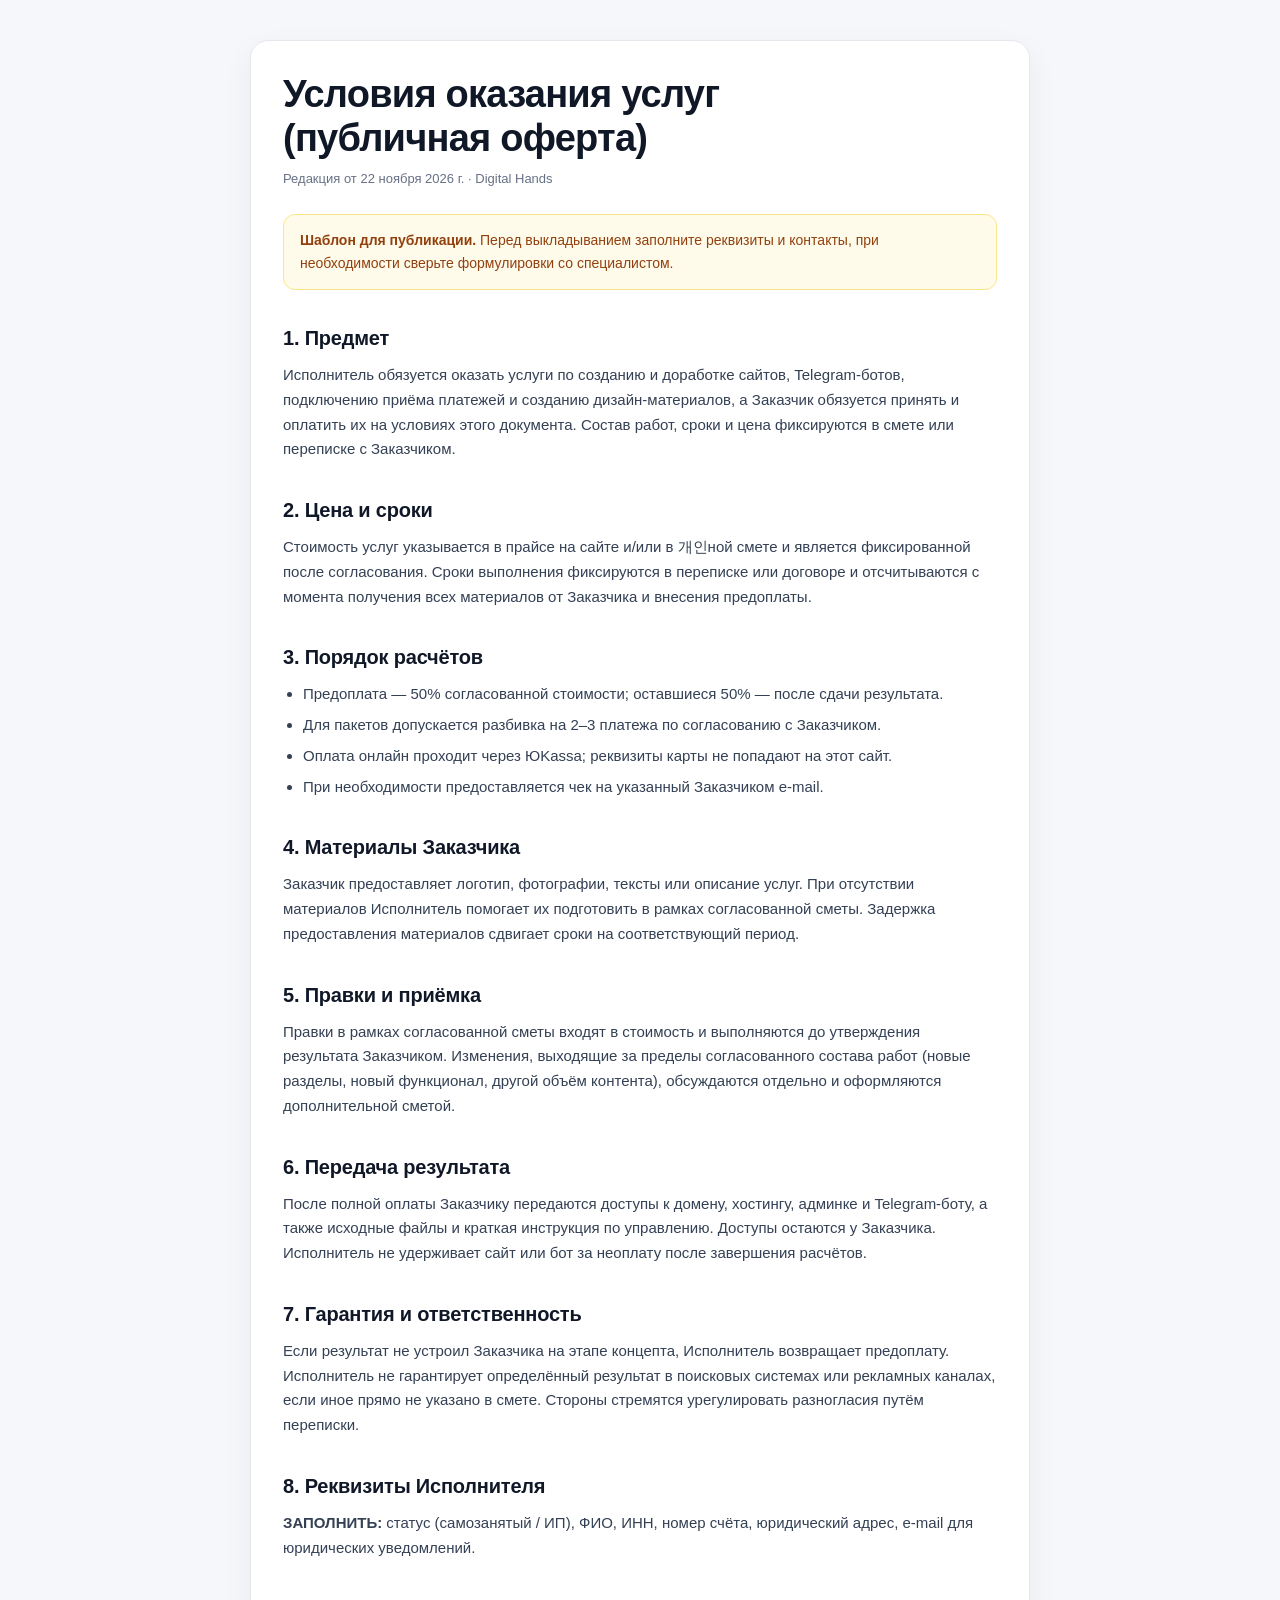
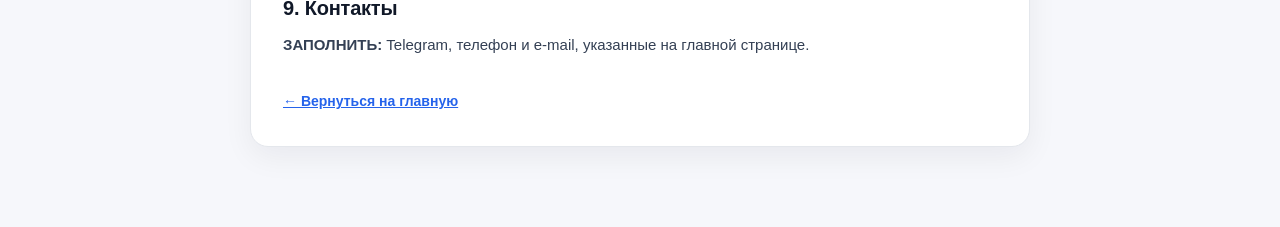
<file: offer.html>
<!DOCTYPE html>
<html lang="ru">
<head>
<meta charset="UTF-8">
<meta name="viewport" content="width=device-width, initial-scale=1.0">
<title>Условия оказания услуг (публичная оферта) — Digital Hands</title>
<meta name="description" content="Условия оказания digital-услуг: предмет, цены, сроки, порядок расчётов, правки и передача доступов.">
<meta name="theme-color" content="#2563eb">
<link rel="icon" href="data:image/svg+xml,%3Csvg xmlns='http://www.w3.org/2000/svg' viewBox='0 0 64 64'%3E%3Crect width='64' height='64' rx='16' fill='%232563eb'/%3E%3Ctext x='32' y='43' font-family='Arial,sans-serif' font-size='34' font-weight='800' fill='white' text-anchor='middle'%3ED%3C/text%3E%3C/svg%3E">
<style>
  :root{--bg:#f6f7fb;--surface:#fff;--ink:#101828;--muted:#667085;--line:#e4e7ec;--brand:#2563eb;--radius:18px}
  *{box-sizing:border-box;margin:0;padding:0}
  body{font-family:-apple-system,BlinkMacSystemFont,"Segoe UI",Roboto,Arial,sans-serif;background:var(--bg);color:var(--ink);line-height:1.65}
  .wrap{max-width:820px;margin:0 auto;padding:40px 20px 80px}
  a{color:var(--brand)}
  h1{font-size:clamp(26px,4vw,38px);letter-spacing:-.02em;line-height:1.15;margin-bottom:8px}
  h2{font-size:20px;margin:32px 0 8px;letter-spacing:-.01em}
  p,li{font-size:15px;color:#344054}
  ul{padding-left:20px;margin-top:8px}
  li{margin-bottom:6px}
  .card{background:var(--surface);border:1px solid var(--line);border-radius:var(--radius);padding:32px;box-shadow:0 10px 30px rgba(16,24,40,.06)}
  .updated{color:var(--muted);font-size:13px;margin-bottom:24px}
  .draft{background:#fffbeb;border:1px solid #fde68a;color:#92400e;padding:14px 16px;border-radius:12px;font-size:14px;margin-bottom:24px}
  .back{display:inline-block;margin-top:32px;font-weight:700;font-size:14px}
</style>
</head>
<body>
<div class="wrap">
  <article class="card">
    <h1>Условия оказания услуг<br>(публичная оферта)</h1>
    <p class="updated">Редакция от 22 ноября 2026 г. · Digital Hands</p>
    <div class="draft"><b>Шаблон для публикации.</b> Перед выкладыванием заполните реквизиты и контакты, при необходимости сверьте формулировки со специалистом.</div>

    <h2>1. Предмет</h2>
    <p>Исполнитель обязуется оказать услуги по созданию и доработке сайтов, Telegram-ботов, подключению приёма платежей и созданию дизайн-материалов, а Заказчик обязуется принять и оплатить их на условиях этого документа. Состав работ, сроки и цена фиксируются в смете или переписке с Заказчиком.</p>

    <h2>2. Цена и сроки</h2>
    <p>Стоимость услуг указывается в прайсе на сайте и/или в 개인ной смете и является фиксированной после согласования. Сроки выполнения фиксируются в переписке или договоре и отсчитываются с момента получения всех материалов от Заказчика и внесения предоплаты.</p>

    <h2>3. Порядок расчётов</h2>
    <ul>
      <li>Предоплата — 50% согласованной стоимости; оставшиеся 50% — после сдачи результата.</li>
      <li>Для пакетов допускается разбивка на 2–3 платежа по согласованию с Заказчиком.</li>
      <li>Оплата онлайн проходит через ЮKassa; реквизиты карты не попадают на этот сайт.</li>
      <li>При необходимости предоставляется чек на указанный Заказчиком e-mail.</li>
    </ul>

    <h2>4. Материалы Заказчика</h2>
    <p>Заказчик предоставляет логотип, фотографии, тексты или описание услуг. При отсутствии материалов Исполнитель помогает их подготовить в рамках согласованной сметы. Задержка предоставления материалов сдвигает сроки на соответствующий период.</p>

    <h2>5. Правки и приёмка</h2>
    <p>Правки в рамках согласованной сметы входят в стоимость и выполняются до утверждения результата Заказчиком. Изменения, выходящие за пределы согласованного состава работ (новые разделы, новый функционал, другой объём контента), обсуждаются отдельно и оформляются дополнительной сметой.</p>

    <h2>6. Передача результата</h2>
    <p>После полной оплаты Заказчику передаются доступы к домену, хостингу, админке и Telegram-боту, а также исходные файлы и краткая инструкция по управлению. Доступы остаются у Заказчика. Исполнитель не удерживает сайт или бот за неоплату после завершения расчётов.</p>

    <h2>7. Гарантия и ответственность</h2>
    <p>Если результат не устроил Заказчика на этапе концепта, Исполнитель возвращает предоплату. Исполнитель не гарантирует определённый результат в поисковых системах или рекламных каналах, если иное прямо не указано в смете. Стороны стремятся урегулировать разногласия путём переписки.</p>

    <h2>8. Реквизиты Исполнителя</h2>
    <p><b>ЗАПОЛНИТЬ:</b> статус (самозанятый / ИП), ФИО, ИНН, номер счёта, юридический адрес, e-mail для юридических уведомлений.</p>

    <h2>9. Контакты</h2>
    <p><b>ЗАПОЛНИТЬ:</b> Telegram, телефон и e-mail, указанные на главной странице.</p>

    <a class="back" href="uslugi-digital.html">← Вернуться на главную</a>
  </article>
</div>
</body>
</html>
</file>
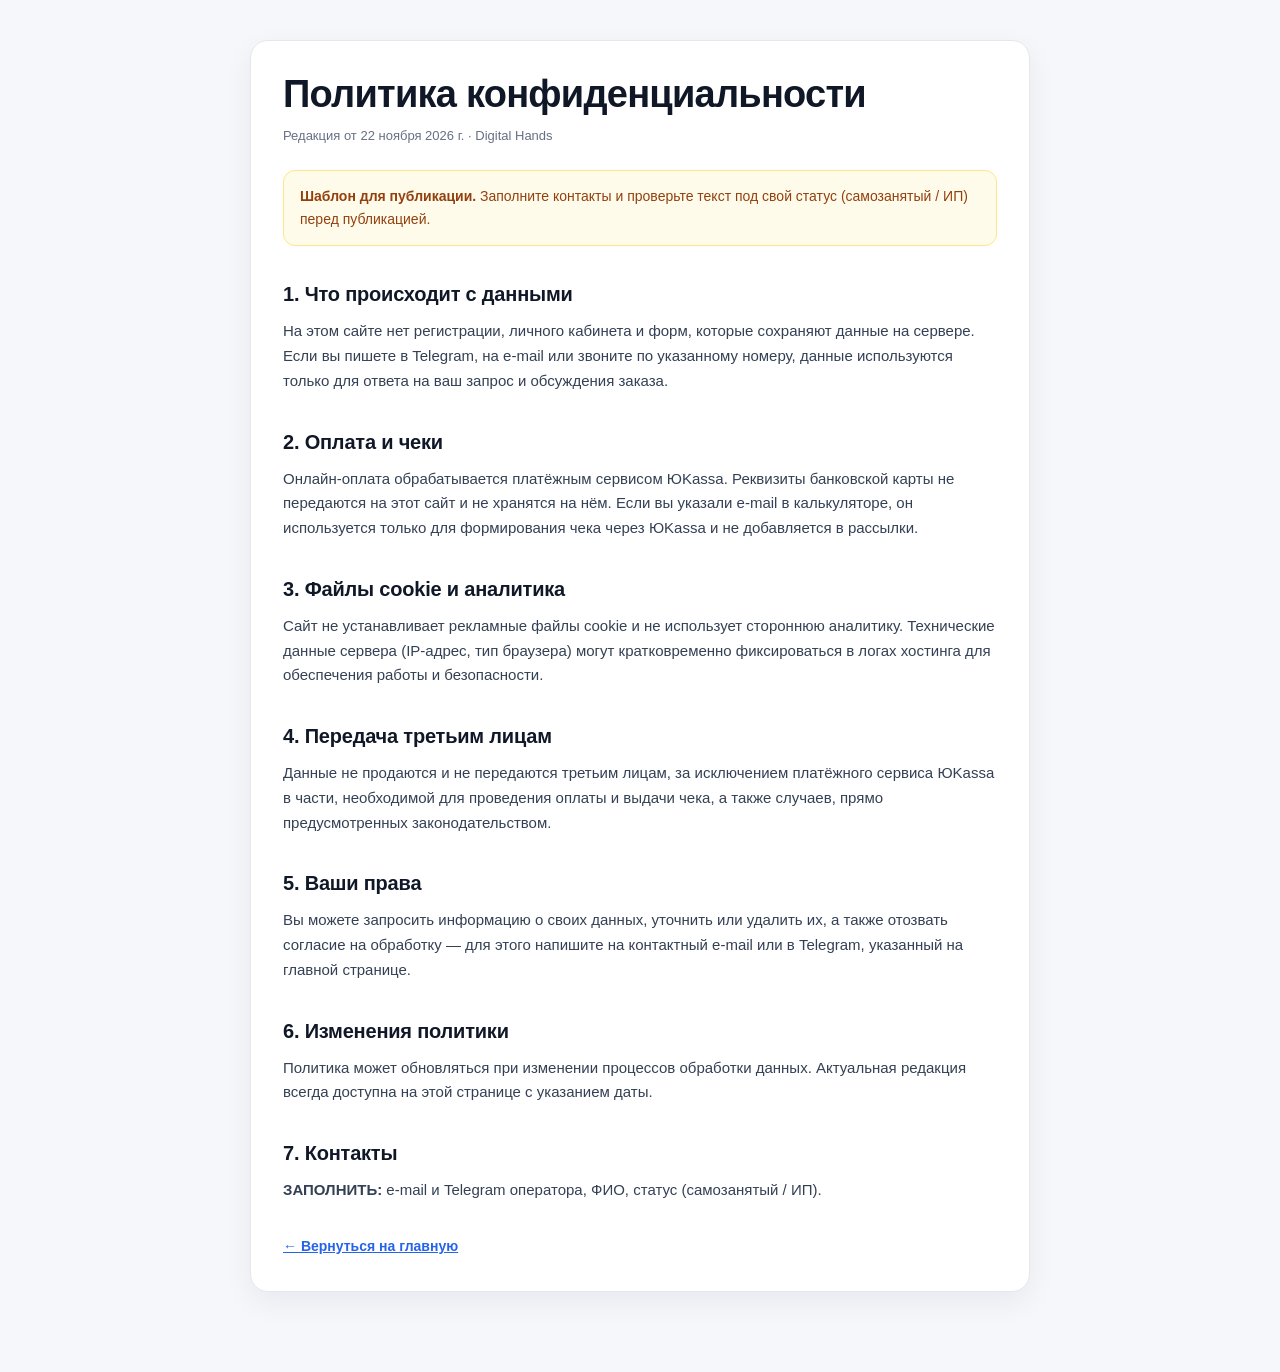
<file: privacy.html>
<!DOCTYPE html>
<html lang="ru">
<head>
<meta charset="UTF-8">
<meta name="viewport" content="width=device-width, initial-scale=1.0">
<title>Политика конфиденциальности — Digital Hands</title>
<meta name="description" content="Как Digital Hands обрабатывает данные: контакты, e-mail для чека и платёжные данные ЮKassa.">
<meta name="theme-color" content="#2563eb">
<link rel="icon" href="data:image/svg+xml,%3Csvg xmlns='http://www.w3.org/2000/svg' viewBox='0 0 64 64'%3E%3Crect width='64' height='64' rx='16' fill='%232563eb'/%3E%3Ctext x='32' y='43' font-family='Arial,sans-serif' font-size='34' font-weight='800' fill='white' text-anchor='middle'%3ED%3C/text%3E%3C/svg%3E">
<style>
  :root{--bg:#f6f7fb;--surface:#fff;--ink:#101828;--muted:#667085;--line:#e4e7ec;--brand:#2563eb;--radius:18px}
  *{box-sizing:border-box;margin:0;padding:0}
  body{font-family:-apple-system,BlinkMacSystemFont,"Segoe UI",Roboto,Arial,sans-serif;background:var(--bg);color:var(--ink);line-height:1.65}
  .wrap{max-width:820px;margin:0 auto;padding:40px 20px 80px}
  a{color:var(--brand)}
  h1{font-size:clamp(26px,4vw,38px);letter-spacing:-.02em;line-height:1.15;margin-bottom:8px}
  h2{font-size:20px;margin:32px 0 8px;letter-spacing:-.01em}
  p,li{font-size:15px;color:#344054}
  ul{padding-left:20px;margin-top:8px}
  li{margin-bottom:6px}
  .card{background:var(--surface);border:1px solid var(--line);border-radius:var(--radius);padding:32px;box-shadow:0 10px 30px rgba(16,24,40,.06)}
  .updated{color:var(--muted);font-size:13px;margin-bottom:24px}
  .draft{background:#fffbeb;border:1px solid #fde68a;color:#92400e;padding:14px 16px;border-radius:12px;font-size:14px;margin-bottom:24px}
  .back{display:inline-block;margin-top:32px;font-weight:700;font-size:14px}
</style>
</head>
<body>
<div class="wrap">
  <article class="card">
    <h1>Политика конфиденциальности</h1>
    <p class="updated">Редакция от 22 ноября 2026 г. · Digital Hands</p>
    <div class="draft"><b>Шаблон для публикации.</b> Заполните контакты и проверьте текст под свой статус (самозанятый / ИП) перед публикацией.</div>

    <h2>1. Что происходит с данными</h2>
    <p>На этом сайте нет регистрации, личного кабинета и форм, которые сохраняют данные на сервере. Если вы пишете в Telegram, на e-mail или звоните по указанному номеру, данные используются только для ответа на ваш запрос и обсуждения заказа.</p>

    <h2>2. Оплата и чеки</h2>
    <p>Онлайн-оплата обрабатывается платёжным сервисом ЮKassa. Реквизиты банковской карты не передаются на этот сайт и не хранятся на нём. Если вы указали e-mail в калькуляторе, он используется только для формирования чека через ЮKassa и не добавляется в рассылки.</p>

    <h2>3. Файлы cookie и аналитика</h2>
    <p>Сайт не устанавливает рекламные файлы cookie и не использует стороннюю аналитику. Технические данные сервера (IP-адрес, тип браузера) могут кратковременно фиксироваться в логах хостинга для обеспечения работы и безопасности.</p>

    <h2>4. Передача третьим лицам</h2>
    <p>Данные не продаются и не передаются третьим лицам, за исключением платёжного сервиса ЮKassa в части, необходимой для проведения оплаты и выдачи чека, а также случаев, прямо предусмотренных законодательством.</p>

    <h2>5. Ваши права</h2>
    <p>Вы можете запросить информацию о своих данных, уточнить или удалить их, а также отозвать согласие на обработку — для этого напишите на контактный e-mail или в Telegram, указанный на главной странице.</p>

    <h2>6. Изменения политики</h2>
    <p>Политика может обновляться при изменении процессов обработки данных. Актуальная редакция всегда доступна на этой странице с указанием даты.</p>

    <h2>7. Контакты</h2>
    <p><b>ЗАПОЛНИТЬ:</b> e-mail и Telegram оператора, ФИО, статус (самозанятый / ИП).</p>

    <a class="back" href="uslugi-digital.html">← Вернуться на главную</a>
  </article>
</div>
</body>
</html>
</file>
<file: assets/css/style.css>
/* =========================================================
   HUSH.CORP — style.css
   ========================================================= */

/* ---------- reset ---------- */
*,
*::before,
*::after { box-sizing: border-box; }

html {
  -webkit-text-size-adjust: 100%;
  scroll-behavior: smooth;
}

body,
h1, h2, h3, p, dl, dd, figure { margin: 0; }

img, video, svg { display: block; max-width: 100%; }

button {
  font: inherit;
  color: inherit;
  background: none;
  border: 0;
  padding: 0;
  cursor: pointer;
}

a { color: inherit; text-decoration: none; }

[hidden] { display: none !important; }

/* ---------- tokens ---------- */
:root {
  --bg: #0a0a0b;
  --bg-soft: #101012;
  --fg: #f3f1ec;
  --muted: #8b8b93;
  --line: rgba(243, 241, 236, 0.14);
  --line-soft: rgba(243, 241, 236, 0.07);
  --accent: #c8ff00;

  --font-display: 'Unbounded', 'Arial Black', Impact, sans-serif;
  --font-body: 'Manrope', 'Segoe UI', system-ui, sans-serif;

  --pad: clamp(18px, 4vw, 64px);
  --header-h: 74px;

  --ease: cubic-bezier(0.22, 0.8, 0.22, 1);
}

/* ---------- base ---------- */
body {
  min-height: 100vh;
  background: var(--bg);
  color: var(--fg);
  font-family: var(--font-body);
  font-weight: 400;
  line-height: 1.5;
  -webkit-font-smoothing: antialiased;
  overflow-x: hidden;
}

/* плёнка / зерно поверх всего */
body::after {
  content: '';
  position: fixed;
  inset: -50%;
  z-index: 9999;
  pointer-events: none;
  opacity: 0.045;
  background-image: url("data:image/svg+xml,%3Csvg xmlns='http://www.w3.org/2000/svg' width='220' height='220'%3E%3Cfilter id='n'%3E%3CfeTurbulence type='fractalNoise' baseFrequency='0.85' numOctaves='3' stitchTiles='stitch'/%3E%3C/filter%3E%3Crect width='100%25' height='100%25' filter='url(%23n)'/%3E%3C/svg%3E");
}

::selection {
  background: var(--accent);
  color: #0a0a0b;
}

:focus-visible {
  outline: 2px solid var(--accent);
  outline-offset: 4px;
}

.skip-link {
  position: absolute;
  top: -100px;
  left: var(--pad);
  z-index: 10000;
  padding: 12px 18px;
  background: var(--accent);
  color: #0a0a0b;
  font-size: 13px;
  font-weight: 600;
  transition: top 0.2s;
}
.skip-link:focus { top: 12px; }

/* =========================================================
   HEADER
   ========================================================= */
.site-header {
  position: fixed;
  inset: 0 0 auto;
  z-index: 900;
  display: flex;
  align-items: center;
  gap: 32px;
  height: var(--header-h);
  padding: 0 var(--pad);
  border-bottom: 1px solid transparent;
  transition: background 0.4s var(--ease), border-color 0.4s var(--ease),
    backdrop-filter 0.4s var(--ease);
}

.site-header.is-scrolled {
  background: rgba(10, 10, 11, 0.72);
  border-bottom-color: var(--line-soft);
  backdrop-filter: blur(14px) saturate(140%);
}

.logo {
  font-family: var(--font-display);
  font-size: 17px;
  font-weight: 800;
  letter-spacing: -0.02em;
  white-space: nowrap;
}
.logo__dot { color: var(--accent); }

.nav {
  display: flex;
  gap: 30px;
  margin-left: auto;
  font-size: 13px;
  letter-spacing: 0.06em;
  text-transform: uppercase;
  color: var(--muted);
}

.nav a {
  position: relative;
  padding: 6px 0;
  transition: color 0.25s;
}
.nav a::after {
  content: '';
  position: absolute;
  left: 0;
  bottom: 0;
  width: 100%;
  height: 1px;
  background: var(--accent);
  transform: scaleX(0);
  transform-origin: right;
  transition: transform 0.35s var(--ease);
}
.nav a:hover { color: var(--fg); }
.nav a:hover::after {
  transform: scaleX(1);
  transform-origin: left;
}

.btn {
  display: inline-flex;
  align-items: center;
  justify-content: center;
  height: 42px;
  padding: 0 22px;
  border: 1px solid var(--line);
  border-radius: 100px;
  font-size: 12px;
  font-weight: 600;
  letter-spacing: 0.1em;
  text-transform: uppercase;
  white-space: nowrap;
  transition: background 0.3s var(--ease), color 0.3s var(--ease),
    border-color 0.3s var(--ease), transform 0.3s var(--ease);
}
.btn:hover { transform: translateY(-2px); }
.btn--ghost:hover {
  background: var(--fg);
  border-color: var(--fg);
  color: var(--bg);
}
.btn--solid {
  background: var(--accent);
  border-color: var(--accent);
  color: #0a0a0b;
}
.btn--solid:hover { background: #d9ff4d; border-color: #d9ff4d; }

.menu-btn {
  display: none;
  position: relative;
  width: 44px;
  height: 44px;
  margin-left: auto;
  border: 1px solid var(--line);
  border-radius: 50%;
  flex: 0 0 auto;
}
.menu-btn span {
  position: absolute;
  left: 50%;
  width: 16px;
  height: 1.5px;
  background: var(--fg);
  transition: transform 0.35s var(--ease), opacity 0.25s;
}
.menu-btn span:first-child { transform: translate(-50%, -4px); }
.menu-btn span:last-child { transform: translate(-50%, 4px); }
body.menu-open .menu-btn span:first-child { transform: translate(-50%, 0) rotate(45deg); }
body.menu-open .menu-btn span:last-child { transform: translate(-50%, 0) rotate(-45deg); }

/* =========================================================
   HERO
   ========================================================= */
.hero {
  display: flex;
  flex-direction: column;
  justify-content: space-between;
  min-height: 100svh;
  padding: calc(var(--header-h) + 24px) var(--pad) 40px;
}

.hero__top {
  display: flex;
  justify-content: space-between;
  align-items: flex-start;
  gap: 24px;
}

.eyebrow {
  display: inline-flex;
  align-items: center;
  gap: 9px;
  font-size: 11px;
  font-weight: 500;
  letter-spacing: 0.18em;
  text-transform: uppercase;
  color: var(--muted);
}
.eyebrow__dot {
  width: 6px;
  height: 6px;
  border-radius: 50%;
  background: var(--accent);
  box-shadow: 0 0 0 0 rgba(200, 255, 0, 0.6);
  animation: pulse 2.6s infinite;
}
@keyframes pulse {
  0% { box-shadow: 0 0 0 0 rgba(200, 255, 0, 0.5); }
  70% { box-shadow: 0 0 0 9px rgba(200, 255, 0, 0); }
  100% { box-shadow: 0 0 0 0 rgba(200, 255, 0, 0); }
}

.hero__note {
  font-size: 12px;
  line-height: 1.6;
  text-align: right;
  color: var(--muted);
}

.hero__title {
  display: flex;
  align-items: baseline;
  justify-content: center;
  flex-wrap: nowrap;
  gap: 0.02em;
  padding: 4vh 0;
  font-family: var(--font-display);
  font-size: min(13vw, 236px);
  font-weight: 800;
  line-height: 0.86;
  letter-spacing: -0.045em;
}
.hero__dot { color: var(--accent); }

.hero__word,
.hero__dot {
  display: inline-block;
  animation: rise 1s var(--ease) both;
}
.hero__word:nth-child(1) { animation-delay: 0.05s; }
.hero__dot:nth-child(2) { animation-delay: 0.18s; }
.hero__word:nth-child(3) { animation-delay: 0.3s; }

@keyframes rise {
  from { opacity: 0; transform: translateY(0.16em) rotate(1.5deg); }
  to { opacity: 1; transform: none; }
}

.hero__bottom {
  display: flex;
  justify-content: space-between;
  align-items: flex-end;
  gap: 40px;
}

.hero__lead {
  max-width: 34ch;
  font-size: clamp(15px, 1.35vw, 19px);
  line-height: 1.45;
  color: #c9c7c2;
}

.hero__scroll {
  display: inline-flex;
  align-items: center;
  gap: 12px;
  font-size: 11px;
  letter-spacing: 0.16em;
  text-transform: uppercase;
  color: var(--muted);
  transition: color 0.3s;
}
.hero__scroll svg {
  width: 18px;
  height: 18px;
  fill: none;
  stroke: currentColor;
  stroke-width: 1.4;
  stroke-linecap: round;
  stroke-linejoin: round;
  animation: bob 2s var(--ease) infinite;
}
.hero__scroll:hover { color: var(--accent); }
@keyframes bob {
  0%, 100% { transform: translateY(0); }
  50% { transform: translateY(5px); }
}

/* =========================================================
   MARQUEE
   ========================================================= */
.marquee {
  overflow: hidden;
  border-block: 1px solid var(--line-soft);
  padding: 16px 0;
  background: var(--bg-soft);
}
.marquee__track {
  display: flex;
  gap: 2.5em;
  width: max-content;
  animation: scrollX 26s linear infinite;
}
.marquee__track span {
  display: inline-flex;
  align-items: center;
  gap: 2.5em;
  font-family: var(--font-display);
  font-size: 13px;
  font-weight: 600;
  letter-spacing: 0.16em;
  color: var(--muted);
  white-space: nowrap;
}
.marquee__track i {
  font-style: normal;
  color: var(--accent);
  font-size: 11px;
}
@keyframes scrollX {
  to { transform: translateX(-50%); }
}

/* =========================================================
   SECTIONS
   ========================================================= */
.works,
.about,
.contact {
  padding: clamp(64px, 10vw, 140px) var(--pad);
  scroll-margin-top: var(--header-h);
}

.section-head {
  display: flex;
  justify-content: space-between;
  align-items: flex-end;
  gap: 32px;
  margin-bottom: clamp(32px, 5vw, 64px);
  padding-bottom: 22px;
  border-bottom: 1px solid var(--line);
}

.section-title {
  font-family: var(--font-display);
  font-size: clamp(30px, 5vw, 62px);
  font-weight: 600;
  line-height: 0.98;
  letter-spacing: -0.035em;
}
.section-title--xl { font-size: clamp(34px, 6vw, 82px); }

.section-sub {
  margin-top: 10px;
  font-size: 12px;
  letter-spacing: 0.12em;
  text-transform: uppercase;
  color: var(--muted);
}

/* ---------- filters ---------- */
.filters {
  display: flex;
  flex-wrap: wrap;
  gap: 8px;
}

.chip {
  padding: 9px 16px;
  border: 1px solid var(--line);
  border-radius: 100px;
  font-size: 12px;
  letter-spacing: 0.04em;
  color: var(--muted);
  transition: color 0.25s, border-color 0.25s, background 0.25s;
}
.chip:hover { color: var(--fg); border-color: var(--fg); }
.chip.is-active {
  background: var(--fg);
  border-color: var(--fg);
  color: var(--bg);
}

/* ---------- gallery (masonry via columns) ---------- */
.gallery {
  columns: 3;
  column-gap: clamp(12px, 1.6vw, 24px);
}

.card {
  position: relative;
  display: block;
  width: 100%;
  margin-bottom: clamp(12px, 1.6vw, 24px);
  break-inside: avoid;
  text-align: left;
  cursor: pointer;
  opacity: 0;
  transform: translateY(26px);
  transition: opacity 0.7s var(--ease), transform 0.7s var(--ease);
}
.card.is-in {
  opacity: 1;
  transform: none;
}

.card__media {
  position: relative;
  overflow: hidden;
  border-radius: 3px;
  background: #131315;
  isolation: isolate;
}
.card__media img,
.card__media video {
  width: 100%;
  height: 100%;
  object-fit: cover;
  transition: transform 1s var(--ease), filter 0.6s var(--ease);
}
.card:hover .card__media img,
.card:hover .card__media video {
  transform: scale(1.045);
}

.card__media::after {
  content: '';
  position: absolute;
  inset: 0;
  background: linear-gradient(to top, rgba(0, 0, 0, 0.55), transparent 55%);
  opacity: 0;
  transition: opacity 0.5s var(--ease);
  pointer-events: none;
}
.card:hover .card__media::after { opacity: 1; }

/* бейдж типа */
.card__badge {
  position: absolute;
  top: 12px;
  left: 12px;
  z-index: 2;
  display: inline-flex;
  align-items: center;
  gap: 6px;
  padding: 6px 10px;
  border-radius: 100px;
  background: rgba(10, 10, 11, 0.55);
  border: 1px solid rgba(255, 255, 255, 0.16);
  backdrop-filter: blur(8px);
  font-size: 10px;
  font-weight: 600;
  letter-spacing: 0.12em;
  text-transform: uppercase;
}
.card__badge svg {
  width: 9px;
  height: 9px;
  fill: currentColor;
}

.card__index {
  position: absolute;
  top: 12px;
  right: 12px;
  z-index: 2;
  font-family: var(--font-display);
  font-size: 10px;
  letter-spacing: 0.1em;
  color: rgba(255, 255, 255, 0.55);
}

.card__open {
  position: absolute;
  left: 14px;
  bottom: 14px;
  z-index: 2;
  display: inline-flex;
  align-items: center;
  gap: 8px;
  font-size: 11px;
  letter-spacing: 0.14em;
  text-transform: uppercase;
  color: #fff;
  opacity: 0;
  transform: translateY(8px);
  transition: opacity 0.4s var(--ease), transform 0.4s var(--ease);
}
.card:hover .card__open,
.card:focus-visible .card__open {
  opacity: 1;
  transform: none;
}
.card__open::before {
  content: '';
  width: 5px;
  height: 5px;
  border-radius: 50%;
  background: var(--accent);
}

.card__body {
  display: flex;
  justify-content: space-between;
  align-items: baseline;
  gap: 12px;
  padding-top: 12px;
}
.card__title {
  font-size: 14px;
  font-weight: 500;
  letter-spacing: -0.01em;
}
.card__meta {
  font-size: 11px;
  letter-spacing: 0.08em;
  color: var(--muted);
  white-space: nowrap;
}

.card.is-hidden { display: none; }

.gallery__empty {
  padding: 60px 0;
  text-align: center;
  color: var(--muted);
  font-size: 14px;
}

/* =========================================================
   ABOUT
   ========================================================= */
.about {
  border-top: 1px solid var(--line-soft);
  background: linear-gradient(180deg, rgba(255, 255, 255, 0.015), transparent 40%);
}
.about__grid {
  display: grid;
  grid-template-columns: 1fr 1fr;
  gap: clamp(32px, 6vw, 100px);
  align-items: start;
}
.about__left { position: sticky; top: calc(var(--header-h) + 32px); }
.about__left .eyebrow { margin-bottom: 20px; }

.about__right { padding-top: 6px; }
.about__lead {
  margin-bottom: 20px;
  font-size: clamp(17px, 1.7vw, 23px);
  line-height: 1.4;
  letter-spacing: -0.01em;
}
.about__text {
  max-width: 46ch;
  font-size: 14px;
  line-height: 1.65;
  color: var(--muted);
}

.stats {
  display: grid;
  grid-template-columns: repeat(3, 1fr);
  gap: 16px;
  margin-top: 44px;
  padding-top: 24px;
  border-top: 1px solid var(--line);
}
.stat dt {
  order: 2;
  font-size: 11px;
  letter-spacing: 0.1em;
  text-transform: uppercase;
  color: var(--muted);
}
.stat dd {
  font-family: var(--font-display);
  font-size: clamp(28px, 3.4vw, 44px);
  font-weight: 600;
  line-height: 1;
  letter-spacing: -0.03em;
}
.stat { display: flex; flex-direction: column; gap: 8px; }
.stat dd { color: var(--fg); }

/* =========================================================
   CONTACT
   ========================================================= */
.contact {
  border-top: 1px solid var(--line);
  text-align: center;
}
.contact .eyebrow { justify-content: center; }
.contact__title {
  margin: 22px 0 38px;
  font-family: var(--font-display);
  font-size: clamp(32px, 6.2vw, 92px);
  font-weight: 600;
  line-height: 1;
  letter-spacing: -0.04em;
}
.contact__title span { color: var(--muted); }

.contact__mail {
  display: inline-block;
  position: relative;
  font-family: var(--font-display);
  font-size: clamp(18px, 3.4vw, 40px);
  font-weight: 400;
  letter-spacing: -0.02em;
  padding-bottom: 6px;
  background-image: linear-gradient(var(--accent), var(--accent));
  background-size: 100% 2px;
  background-repeat: no-repeat;
  background-position: 0 100%;
  transition: color 0.3s, background-size 0.4s var(--ease);
}
.contact__mail:hover { color: var(--accent); background-size: 0% 2px; }

.contact__row {
  display: flex;
  justify-content: space-between;
  align-items: center;
  gap: 28px;
  flex-wrap: wrap;
  margin-top: clamp(48px, 7vw, 90px);
  padding-top: 28px;
  border-top: 1px solid var(--line);
}

.contact__socials {
  display: flex;
  gap: 22px;
  flex-wrap: wrap;
}
.contact__socials a {
  display: inline-flex;
  align-items: center;
  gap: 6px;
  font-size: 12px;
  letter-spacing: 0.1em;
  text-transform: uppercase;
  color: var(--muted);
  transition: color 0.25s;
}
.contact__socials a span { font-size: 10px; transition: transform 0.25s; }
.contact__socials a:hover { color: var(--fg); }
.contact__socials a:hover span { transform: translate(2px, -2px); }

/* =========================================================
   FOOTER
   ========================================================= */
.site-footer {
  display: flex;
  justify-content: space-between;
  align-items: center;
  gap: 20px;
  flex-wrap: wrap;
  padding: 26px var(--pad) 34px;
  border-top: 1px solid var(--line-soft);
  font-size: 11px;
  letter-spacing: 0.08em;
  text-transform: uppercase;
  color: var(--muted);
}
.site-footer__brand {
  font-family: var(--font-display);
  font-size: 13px;
  font-weight: 800;
  letter-spacing: -0.01em;
  color: var(--fg);
}
.site-footer__top { transition: color 0.25s; }
.site-footer__top:hover { color: var(--accent); }

/* =========================================================
   LIGHTBOX
   ========================================================= */
.lightbox {
  position: fixed;
  inset: 0;
  z-index: 1000;
  display: grid;
  grid-template-rows: auto 1fr auto;
  gap: 8px;
  padding: 14px clamp(14px, 3vw, 40px) 20px;
  background: rgba(8, 8, 9, 0.94);
  backdrop-filter: blur(18px) saturate(120%);
  animation: fadeIn 0.3s var(--ease);
}
@keyframes fadeIn { from { opacity: 0; } }

.lightbox__bar {
  display: flex;
  justify-content: space-between;
  align-items: center;
}
.lightbox__counter {
  font-family: var(--font-display);
  font-size: 12px;
  letter-spacing: 0.14em;
  color: var(--muted);
}

.icon-btn {
  display: inline-grid;
  place-items: center;
  width: 46px;
  height: 46px;
  border: 1px solid var(--line);
  border-radius: 50%;
  transition: background 0.25s, color 0.25s, border-color 0.25s,
    transform 0.25s var(--ease);
}
.icon-btn svg {
  width: 18px;
  height: 18px;
  fill: none;
  stroke: currentColor;
  stroke-width: 1.5;
  stroke-linecap: round;
}
.icon-btn:hover {
  background: var(--fg);
  border-color: var(--fg);
  color: var(--bg);
  transform: scale(1.05);
}
.icon-btn:disabled { opacity: 0.3; pointer-events: none; }

.lightbox__stage {
  display: grid;
  place-items: center;
  min-height: 0;
  overflow: hidden;
  touch-action: pan-y;
}
.lightbox__stage img,
.lightbox__stage video {
  max-width: 100%;
  max-height: 100%;
  width: auto;
  height: auto;
  object-fit: contain;
  border-radius: 2px;
  animation: zoomIn 0.45s var(--ease);
  box-shadow: 0 30px 80px rgba(0, 0, 0, 0.6);
}
@keyframes zoomIn {
  from { opacity: 0; transform: scale(0.97); }
}

.lightbox__foot {
  display: flex;
  justify-content: space-between;
  align-items: flex-end;
  gap: 20px;
}
.lightbox__info h2 {
  font-family: var(--font-display);
  font-size: clamp(16px, 2vw, 24px);
  font-weight: 600;
  letter-spacing: -0.01em;
}
.lightbox__info p {
  margin-top: 4px;
  font-size: 11px;
  letter-spacing: 0.12em;
  text-transform: uppercase;
  color: var(--muted);
}
.lightbox__nav { display: flex; gap: 10px; }

body.lightbox-open { overflow: hidden; }

/* =========================================================
   REVEAL
   ========================================================= */
.reveal {
  opacity: 0;
  transform: translateY(30px);
  transition: opacity 0.8s var(--ease), transform 0.8s var(--ease);
}
.reveal.is-in { opacity: 1; transform: none; }

/* =========================================================
   RESPONSIVE
   ========================================================= */
@media (max-width: 1100px) {
  .gallery { columns: 2; }
}

@media (max-width: 900px) {
  .about__grid { grid-template-columns: 1fr; }
  .about__left { position: static; }
  .header__cta { display: none; }
}

@media (max-width: 760px) {
  :root { --header-h: 64px; }

  .nav {
    position: fixed;
    inset: 0;
    z-index: 850;
    flex-direction: column;
    justify-content: center;
    gap: 8px;
    margin: 0;
    padding: var(--pad);
    background: var(--bg);
    font-family: var(--font-display);
    font-size: clamp(28px, 9vw, 44px);
    letter-spacing: -0.03em;
    text-transform: none;
    color: var(--fg);
    opacity: 0;
    visibility: hidden;
    transition: opacity 0.4s var(--ease), visibility 0.4s;
  }
  .nav a { padding: 8px 0; }
  body.menu-open .nav { opacity: 1; visibility: visible; }
  body.menu-open { overflow: hidden; }

  .menu-btn { display: block; z-index: 960; }

  .section-head {
    flex-direction: column;
    align-items: flex-start;
    gap: 20px;
  }

  .filters {
    width: 100%;
    flex-wrap: nowrap;
    overflow-x: auto;
    padding-bottom: 6px;
    scrollbar-width: none;
  }
  .filters::-webkit-scrollbar { display: none; }
  .chip { flex: 0 0 auto; }

  .hero__note { display: none; }
  .hero__bottom { flex-direction: column; align-items: flex-start; gap: 24px; }
  .hero__title { justify-content: flex-start; padding: 8vh 0 6vh; }

  .gallery { columns: 1; }

  .contact__row { flex-direction: column; align-items: flex-start; }

  .lightbox__foot { flex-direction: column; align-items: flex-start; }
  .lightbox__nav { position: absolute; right: 14px; bottom: 20px; }
}

/* =========================================================
   MOTION PREFERENCES
   ========================================================= */
@media (prefers-reduced-motion: reduce) {
  html { scroll-behavior: auto; }
  *, *::before, *::after {
    animation-duration: 0.001ms !important;
    animation-iteration-count: 1 !important;
    transition-duration: 0.001ms !important;
  }
}
</file>
